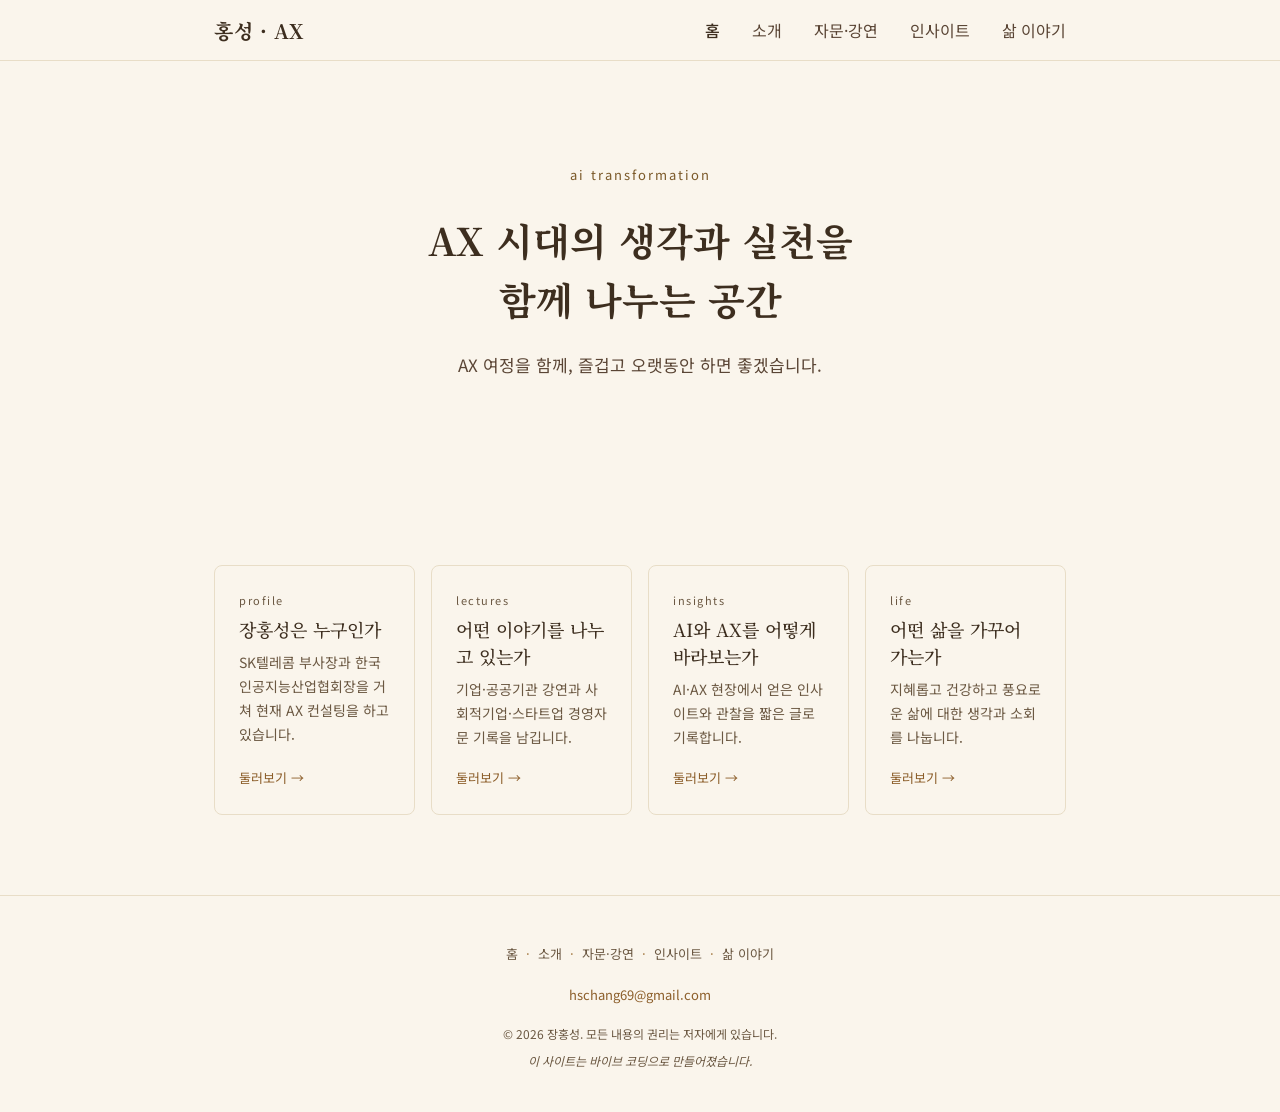
<file: index.html>
<!DOCTYPE html>
<html lang="ko">
<head>
  <!-- Google tag (gtag.js) -->
  <script async src="https://www.googletagmanager.com/gtag/js?id=G-PCCMMYBLRL"></script>
  <script>
    window.dataLayer = window.dataLayer || [];
    function gtag(){dataLayer.push(arguments);}
    gtag('js', new Date());
    gtag('config', 'G-PCCMMYBLRL');
  </script>
  <meta charset="UTF-8">
  <meta name="viewport" content="width=device-width, initial-scale=1.0">
  <!-- traffic collector (Supabase) -->
  <script>
  (function(){
    try{
      var SITE="chang-hongsung";
      var ENDPOINT="https://ookwlomnxkecaqtkliee.supabase.co/rest/v1/pageviews";
      var KEY="sb_publishable_R30Df6BXmUZpp5HYMByLJA_gDTch7oA";
      var vid=localStorage.getItem("_vid");
      if(!vid){ vid=(self.crypto&&crypto.randomUUID)?crypto.randomUUID():(Date.now()+"-"+Math.random().toString(36).slice(2)); localStorage.setItem("_vid",vid); }
      var ref=document.referrer||"";
      var host=""; try{ host=ref?new URL(ref).hostname:""; }catch(e){}
      var src="direct";
      if(host){
        if(host.indexOf(location.hostname)>-1) src="internal";
        else if(/google\./i.test(host)) src="google";
        else if(/naver\./i.test(host)) src="naver";
        else if(/(facebook|instagram|twitter|x\.com|t\.co|linkedin|threads|youtube)/i.test(host)) src="social";
        else src=host;
      }
      var ua=navigator.userAgent||"";
      var device=/Mobi|Android|iPhone/i.test(ua)?"mobile":(/iPad|Tablet/i.test(ua)?"tablet":"desktop");
      fetch(ENDPOINT,{method:"POST",keepalive:true,headers:{
        "apikey":KEY,"Authorization":"Bearer "+KEY,"Content-Type":"application/json","Prefer":"return=minimal"
      },body:JSON.stringify({site:SITE,path:location.pathname,referrer:ref,ref_source:src,device:device,visitor_id:vid})});
    }catch(e){}
  })();
  </script>
  <meta name="google-site-verification" content="RaCRZoy3HG06e1jvecHjP5bXI6BG95Y_77ngA6lbibQ" />
  <title>장홍성의 AX 공간 · AI 시대의 생각과 실천</title>
  <meta name="description" content="SK텔레콤 前 부사장, 한국인공지능산업협회 前 회장 장홍성의 AX 여정을 기록하는 공간. 강연, 인사이트, 대화를 함께 나눕니다.">
  <meta property="og:title" content="장홍성의 AX 공간">
  <meta property="og:description" content="AI 시대의 생각과 실천을 함께 나누는 공간">
  <meta property="og:url" content="https://chang-hongsung.com/">
  <meta property="og:type" content="website">
  <meta property="og:image" content="https://chang-hongsung.com/images/og-image.png">
  <meta property="og:image:width" content="1200">
  <meta property="og:image:height" content="630">
  <meta property="og:site_name" content="장홍성의 AX 공간">
  <meta property="og:locale" content="ko_KR">
  <meta name="twitter:card" content="summary_large_image">
  <meta name="twitter:image" content="https://chang-hongsung.com/images/og-image.png">
  <link rel="icon" type="image/svg+xml" href="/favicon.svg">
  <link rel="canonical" href="https://chang-hongsung.com/">
  <link rel="stylesheet" href="css/style.css">
</head>
<body>

  <!-- ── 상단 네비게이션 ── -->
  <header class="site-header">
    <nav class="container nav-inner">
      <a href="/" class="logo">홍성 · AX</a>

      <!-- 모바일 햄버거 버튼 -->
      <button class="hamburger" id="hamburger" aria-label="메뉴 열기">
        <span></span>
        <span></span>
        <span></span>
      </button>

      <ul class="nav-menu" id="nav-menu">
        <li><a href="/" class="active">홈</a></li>
        <li><a href="about.html">소개</a></li>
        <li><a href="lectures.html">자문·강연</a></li>
        <li><a href="insights.html">인사이트</a></li>
        <li><a href="life.html">삶 이야기</a></li>
      </ul>
    </nav>
  </header>

  <main>

    <!-- ── 히어로 섹션 ── -->
    <section class="hero">
      <div class="container">
        <span class="hero-label">AI transformation</span>
        <h1 class="hero-title">
          AX 시대의 생각과 실천을<br>
          함께 나누는 공간
        </h1>
        <p class="hero-sub">
          AX 여정을 함께, 즐겁고 오랫동안 하면 좋겠습니다.
        </p>
      </div>
    </section>

    <!-- ── CTA 카드 섹션 ── -->
    <section class="cta-cards-section">
      <div class="container">
        <div class="cta-cards">

          <a href="about.html" class="cta-card">
            <span class="cta-label">profile</span>
            <h2 class="cta-title">장홍성은 누구인가</h2>
            <p class="cta-desc">SK텔레콤 부사장과 한국인공지능산업협회장을 거쳐 현재 AX 컨설팅을 하고 있습니다.</p>
            <span class="cta-more">둘러보기 →</span>
          </a>

          <a href="lectures.html" class="cta-card">
            <span class="cta-label">lectures</span>
            <h2 class="cta-title">어떤 이야기를 나누고 있는가</h2>
            <p class="cta-desc">기업·공공기관 강연과 사회적기업·스타트업 경영자문 기록을 남깁니다.</p>
            <span class="cta-more">둘러보기 →</span>
          </a>

          <a href="insights.html" class="cta-card">
            <span class="cta-label">insights</span>
            <h2 class="cta-title">AI와 AX를 어떻게 바라보는가</h2>
            <p class="cta-desc">AI·AX 현장에서 얻은 인사이트와 관찰을 짧은 글로 기록합니다.</p>
            <span class="cta-more">둘러보기 →</span>
          </a>

          <a href="life.html" class="cta-card">
            <span class="cta-label">life</span>
            <h2 class="cta-title">어떤 삶을 가꾸어 가는가</h2>
            <p class="cta-desc">지혜롭고 건강하고 풍요로운 삶에 대한 생각과 소회를 나눕니다.</p>
            <span class="cta-more">둘러보기 →</span>
          </a>

        </div>
      </div>
    </section>

  </main>

  <!-- ── 푸터 ── -->
  <footer class="site-footer">
    <div class="container">
      <nav class="footer-nav">
        <a href="/">홈</a><span class="footer-sep">·</span><a href="about.html">소개</a><span class="footer-sep">·</span><a href="lectures.html">자문·강연</a><span class="footer-sep">·</span><a href="insights.html">인사이트</a><span class="footer-sep">·</span><a href="life.html">삶 이야기</a>
      </nav>
      <p class="footer-contact">
        <a href="mailto:hschang69@gmail.com">hschang69@gmail.com</a>
      </p>
      <p class="footer-copy">© 2026 장홍성. 모든 내용의 권리는 저자에게 있습니다.</p>
      <p class="footer-credit">이 사이트는 바이브 코딩으로 만들어졌습니다.</p>
    </div>
  </footer>

  <!-- 햄버거 메뉴 토글 스크립트 -->
  <script>
    const hamburger = document.getElementById('hamburger');
    const navMenu = document.getElementById('nav-menu');

    hamburger.addEventListener('click', () => {
      hamburger.classList.toggle('open');
      navMenu.classList.toggle('open');
    });
  </script>

</body>
</html>
</file>
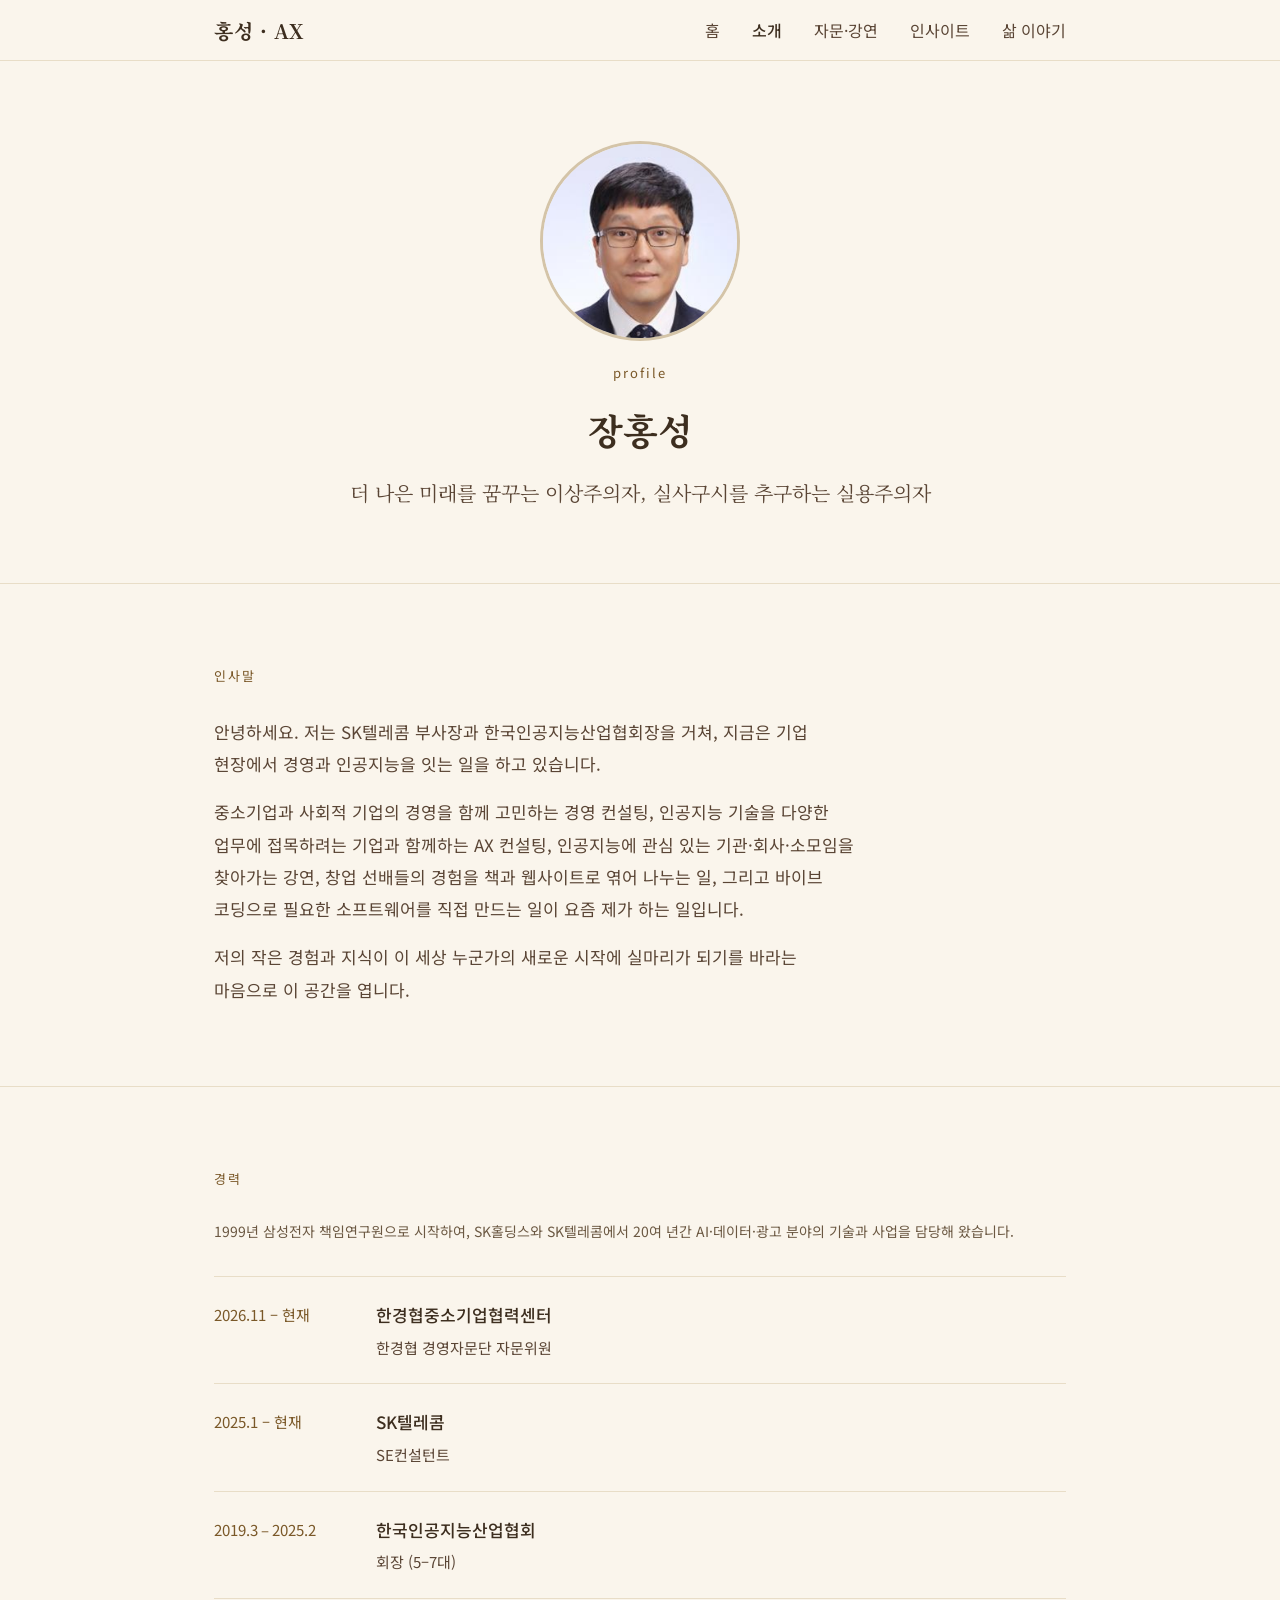
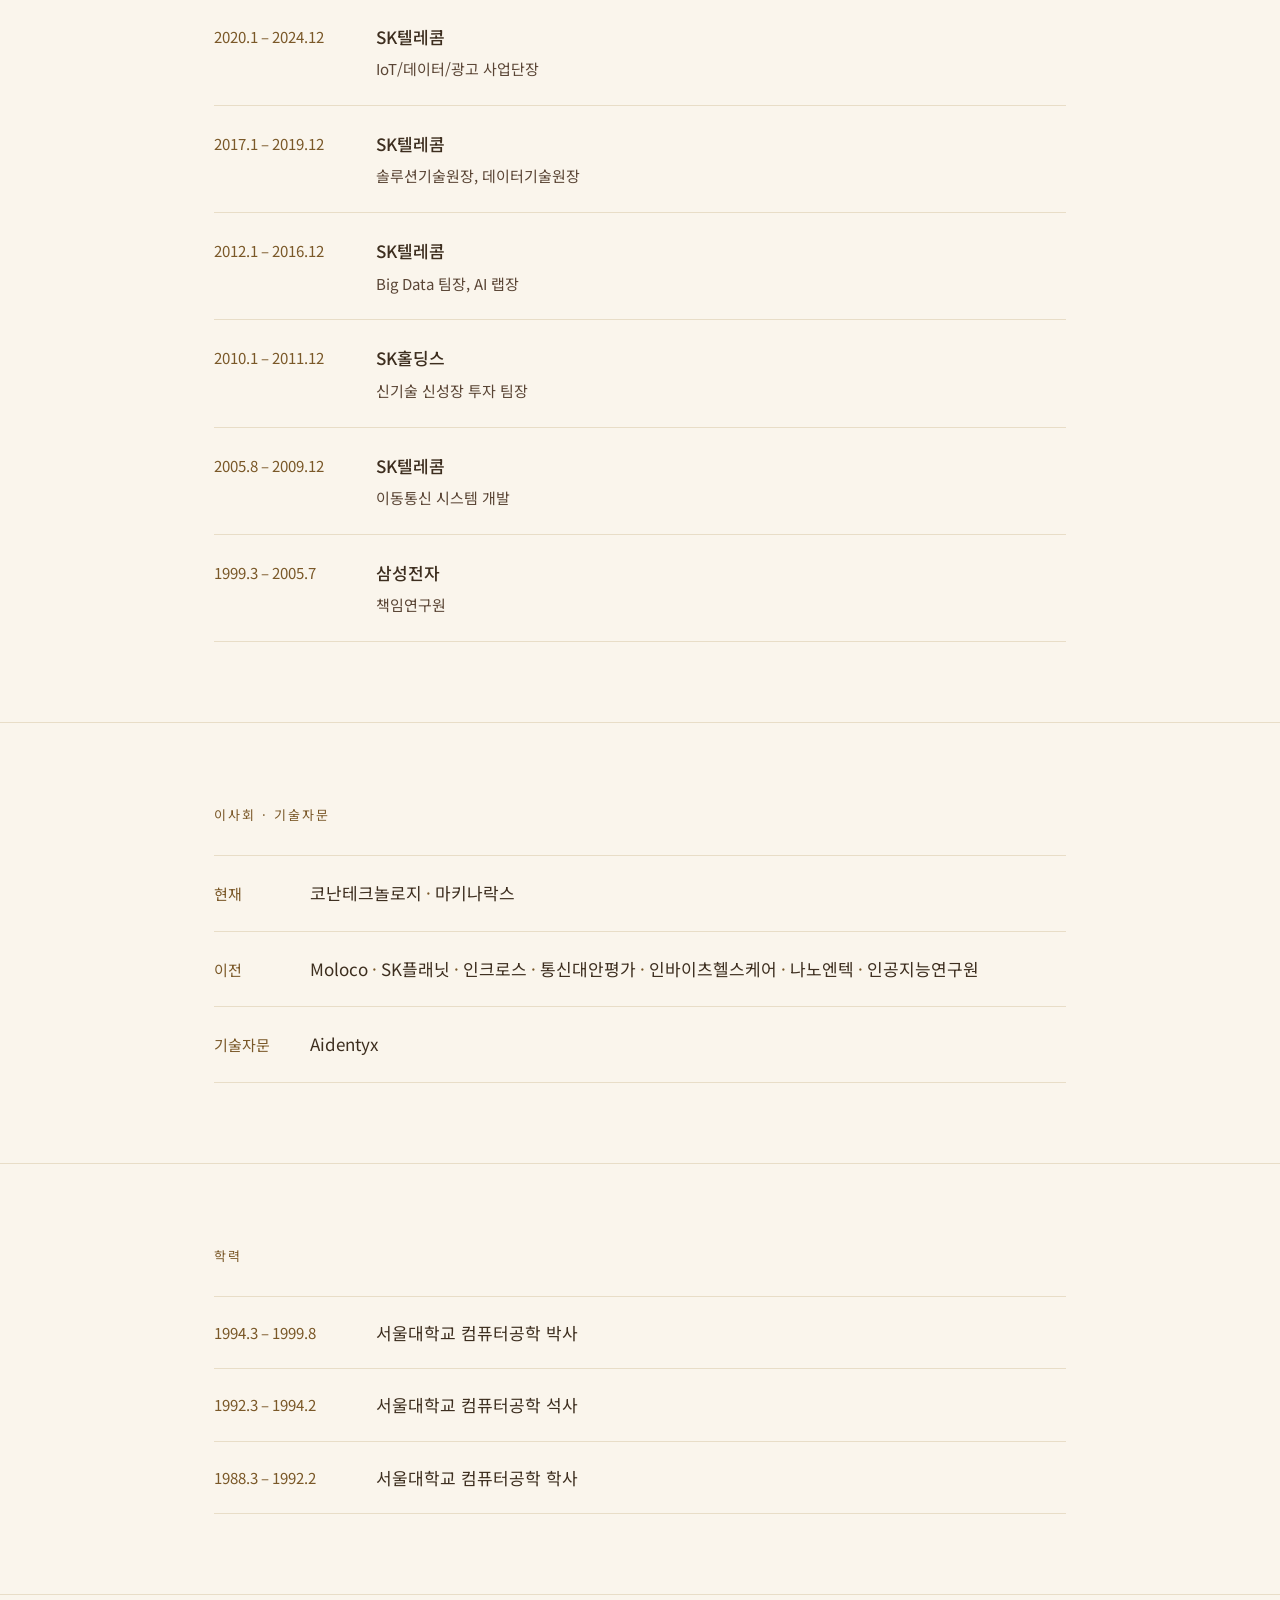
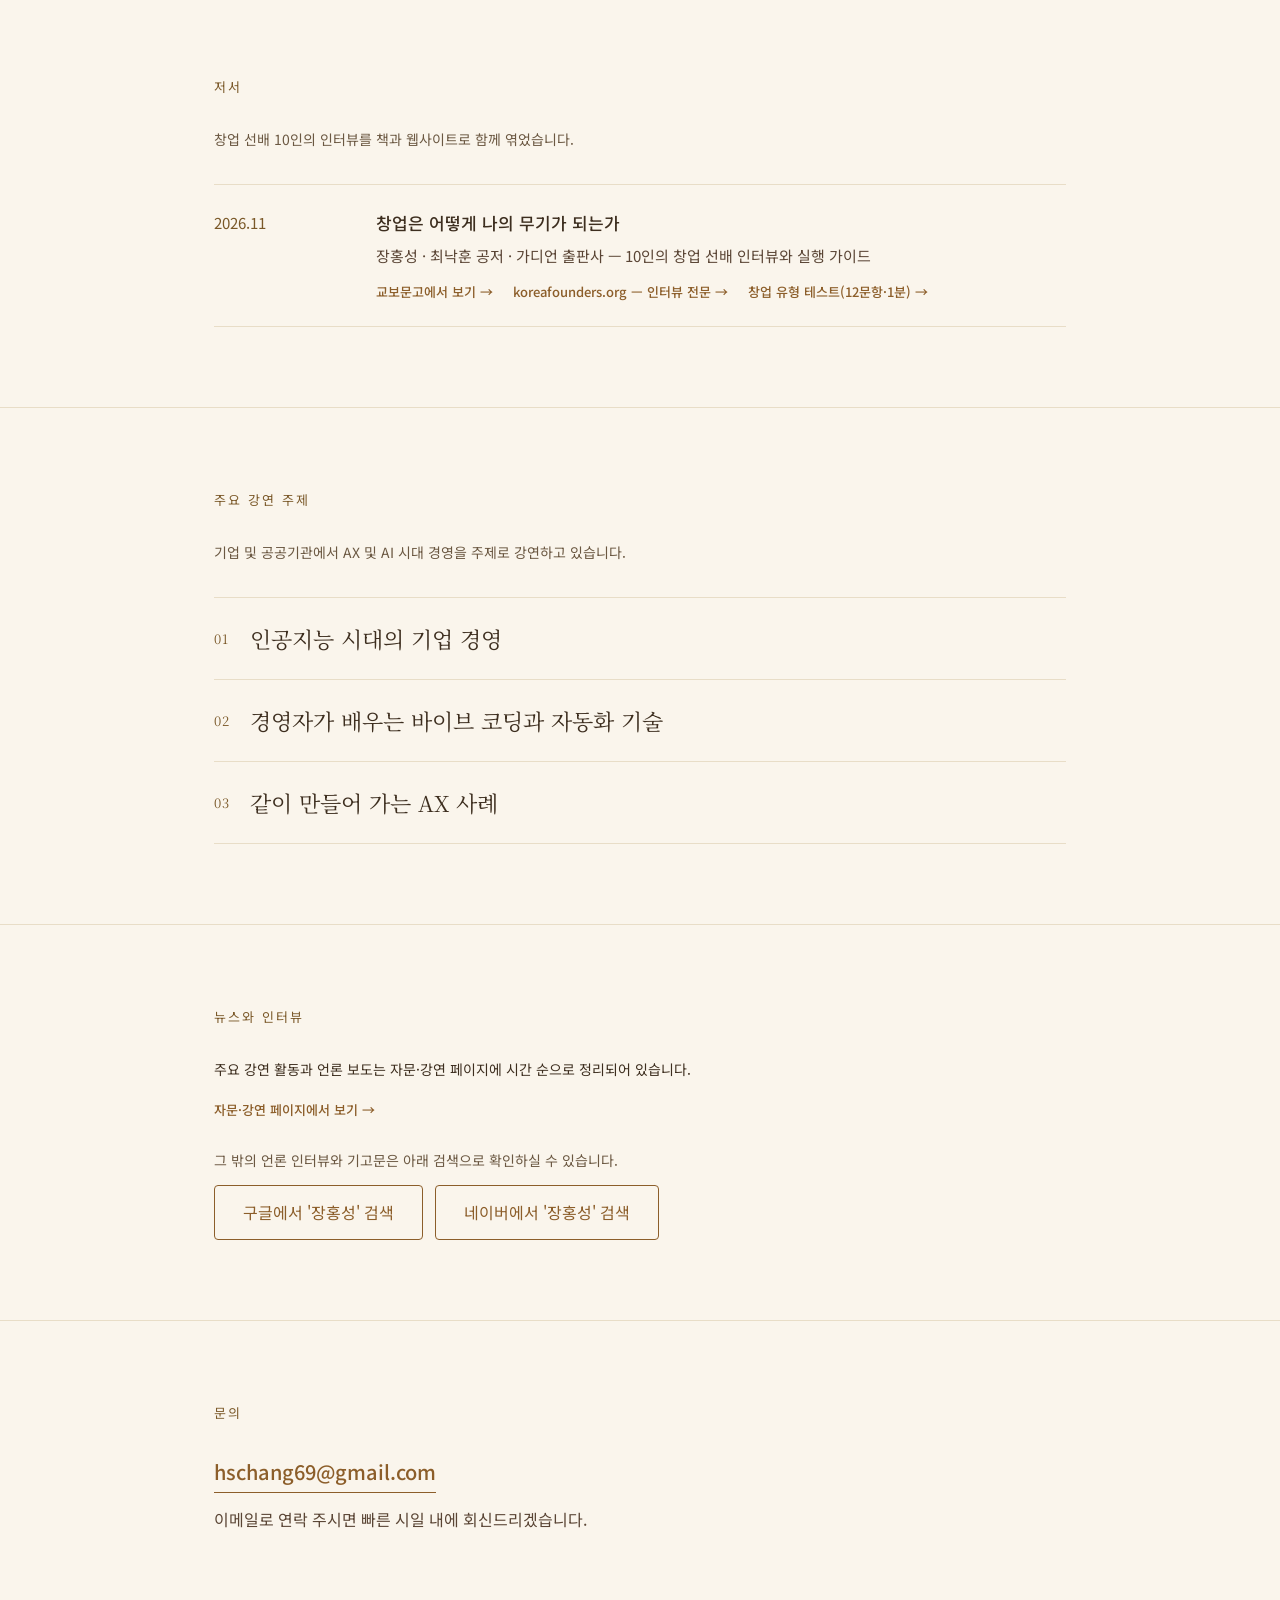
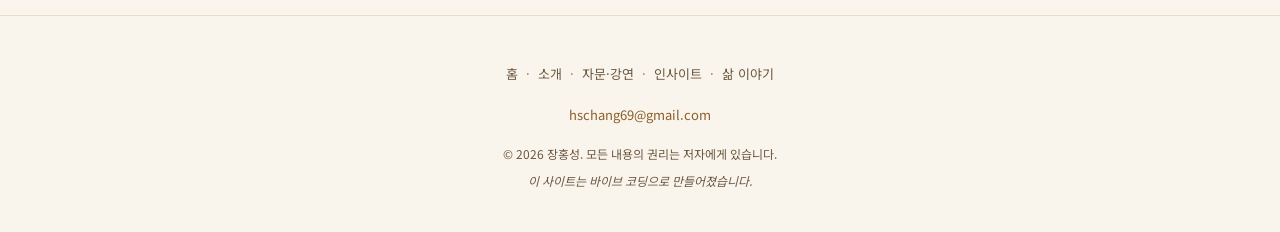
<file: about.html>
<!DOCTYPE html>
<html lang="ko">
<head>
  <!-- Google tag (gtag.js) -->
  <script async src="https://www.googletagmanager.com/gtag/js?id=G-PCCMMYBLRL"></script>
  <script>
    window.dataLayer = window.dataLayer || [];
    function gtag(){dataLayer.push(arguments);}
    gtag('js', new Date());
    gtag('config', 'G-PCCMMYBLRL');
  </script>
  <meta charset="UTF-8">
  <meta name="viewport" content="width=device-width, initial-scale=1.0">
  <!-- traffic collector (Supabase) -->
  <script>
  (function(){
    try{
      var SITE="chang-hongsung";
      var ENDPOINT="https://ookwlomnxkecaqtkliee.supabase.co/rest/v1/pageviews";
      var KEY="sb_publishable_R30Df6BXmUZpp5HYMByLJA_gDTch7oA";
      var vid=localStorage.getItem("_vid");
      if(!vid){ vid=(self.crypto&&crypto.randomUUID)?crypto.randomUUID():(Date.now()+"-"+Math.random().toString(36).slice(2)); localStorage.setItem("_vid",vid); }
      var ref=document.referrer||"";
      var host=""; try{ host=ref?new URL(ref).hostname:""; }catch(e){}
      var src="direct";
      if(host){
        if(host.indexOf(location.hostname)>-1) src="internal";
        else if(/google\./i.test(host)) src="google";
        else if(/naver\./i.test(host)) src="naver";
        else if(/(facebook|instagram|twitter|x\.com|t\.co|linkedin|threads|youtube)/i.test(host)) src="social";
        else src=host;
      }
      var ua=navigator.userAgent||"";
      var device=/Mobi|Android|iPhone/i.test(ua)?"mobile":(/iPad|Tablet/i.test(ua)?"tablet":"desktop");
      fetch(ENDPOINT,{method:"POST",keepalive:true,headers:{
        "apikey":KEY,"Authorization":"Bearer "+KEY,"Content-Type":"application/json","Prefer":"return=minimal"
      },body:JSON.stringify({site:SITE,path:location.pathname,referrer:ref,ref_source:src,device:device,visitor_id:vid})});
    }catch(e){}
  })();
  </script>
  <title>장홍성 소개 · 장홍성의 AX 공간</title>
  <meta name="description" content="삼성전자, SK홀딩스를 거쳐 SK텔레콤 부사장, 한국인공지능산업협회장을 역임한 AI/AX 전문가 장홍성의 경력과 활동 소개.">
  <meta property="og:title" content="장홍성 소개 · 장홍성의 AX 공간">
  <meta property="og:description" content="인공지능을 활용한 더 나은 미래를 꿈꾸는 사람">
  <meta property="og:url" content="https://chang-hongsung.com/about.html">
  <meta property="og:type" content="website">
  <meta property="og:image" content="https://chang-hongsung.com/images/og-image.png">
  <meta property="og:image:width" content="1200">
  <meta property="og:image:height" content="630">
  <meta property="og:site_name" content="장홍성의 AX 공간">
  <meta property="og:locale" content="ko_KR">
  <meta name="twitter:card" content="summary_large_image">
  <meta name="twitter:image" content="https://chang-hongsung.com/images/og-image.png">
  <link rel="icon" type="image/svg+xml" href="/favicon.svg">
  <link rel="canonical" href="https://chang-hongsung.com/about.html">
  <link rel="stylesheet" href="css/style.css">
</head>
<body>

  <!-- ── 상단 네비게이션 ── -->
  <header class="site-header">
    <nav class="container nav-inner">
      <a href="/" class="logo">홍성 · AX</a>
      <button class="hamburger" id="hamburger" aria-label="메뉴 열기">
        <span></span><span></span><span></span>
      </button>
      <ul class="nav-menu" id="nav-menu">
        <li><a href="/">홈</a></li>
        <li><a href="about.html" class="active">소개</a></li>
        <li><a href="lectures.html">자문·강연</a></li>
        <li><a href="insights.html">인사이트</a></li>
        <li><a href="life.html">삶 이야기</a></li>
      </ul>
    </nav>
  </header>

  <main>

    <!-- ── 1) 프로필 섹션 ── -->
    <section class="profile-section">
      <div class="container">
        <img class="profile-img" src="images/profile.jpg" alt="장홍성">
        <p class="profile-small-label">profile</p>
        <h1 class="profile-name">장홍성</h1>
        <p class="profile-identity">더 나은 미래를 꿈꾸는 이상주의자, 실사구시를 추구하는 실용주의자</p>
      </div>
    </section>

    <!-- ── 2) 인사말 섹션 ── -->
    <section class="about-section">
      <div class="container">
        <p class="about-label">인사말</p>
        <p class="greeting-body">
          안녕하세요. 저는 SK텔레콤 부사장과 한국인공지능산업협회장을 거쳐,
          지금은 기업 현장에서 경영과 인공지능을 잇는 일을 하고 있습니다.
        </p>
        <p class="greeting-body">
          중소기업과 사회적 기업의 경영을 함께 고민하는 경영 컨설팅,
          인공지능 기술을 다양한 업무에 접목하려는 기업과 함께하는 AX 컨설팅,
          인공지능에 관심 있는 기관·회사·소모임을 찾아가는 강연,
          창업 선배들의 경험을 책과 웹사이트로 엮어 나누는 일,
          그리고 바이브 코딩으로 필요한 소프트웨어를 직접 만드는 일이
          요즘 제가 하는 일입니다.
        </p>
        <p class="greeting-body">
          저의 작은 경험과 지식이 이 세상 누군가의 새로운 시작에 실마리가 되기를
          바라는 마음으로 이 공간을 엽니다.
        </p>
      </div>
    </section>

    <!-- ── 3) 경력 섹션 (타임라인) ── -->
    <section class="about-section">
      <div class="container">
        <p class="about-label">경력</p>
        <p class="timeline-lead">1999년 삼성전자 책임연구원으로 시작하여, SK홀딩스와 SK텔레콤에서 20여 년간 AI·데이터·광고 분야의 기술과 사업을 담당해 왔습니다.</p>
        <div class="timeline">

          <div class="timeline-row">
            <span class="timeline-period">2026.11 – 현재</span>
            <div class="timeline-content">
              <p class="timeline-org">한경협중소기업협력센터</p>
              <p class="timeline-role">한경협 경영자문단 자문위원</p>
            </div>
          </div>

          <div class="timeline-row">
            <span class="timeline-period">2025.1 – 현재</span>
            <div class="timeline-content">
              <p class="timeline-org">SK텔레콤</p>
              <p class="timeline-role">SE컨설턴트</p>
            </div>
          </div>

          <div class="timeline-row">
            <span class="timeline-period">2019.3 – 2025.2</span>
            <div class="timeline-content">
              <p class="timeline-org">한국인공지능산업협회</p>
              <p class="timeline-role">회장 (5–7대)</p>
            </div>
          </div>

          <div class="timeline-row">
            <span class="timeline-period">2020.1 – 2024.12</span>
            <div class="timeline-content">
              <p class="timeline-org">SK텔레콤</p>
              <p class="timeline-role">IoT/데이터/광고 사업단장</p>
            </div>
          </div>

          <div class="timeline-row">
            <span class="timeline-period">2017.1 – 2019.12</span>
            <div class="timeline-content">
              <p class="timeline-org">SK텔레콤</p>
              <p class="timeline-role">솔루션기술원장, 데이터기술원장</p>
            </div>
          </div>

          <div class="timeline-row">
            <span class="timeline-period">2012.1 – 2016.12</span>
            <div class="timeline-content">
              <p class="timeline-org">SK텔레콤</p>
              <p class="timeline-role">Big Data 팀장, AI 랩장</p>
            </div>
          </div>

          <div class="timeline-row">
            <span class="timeline-period">2010.1 – 2011.12</span>
            <div class="timeline-content">
              <p class="timeline-org">SK홀딩스</p>
              <p class="timeline-role">신기술 신성장 투자 팀장</p>
            </div>
          </div>

          <div class="timeline-row">
            <span class="timeline-period">2005.8 – 2009.12</span>
            <div class="timeline-content">
              <p class="timeline-org">SK텔레콤</p>
              <p class="timeline-role">이동통신 시스템 개발</p>
            </div>
          </div>

          <div class="timeline-row">
            <span class="timeline-period">1999.3 – 2005.7</span>
            <div class="timeline-content">
              <p class="timeline-org">삼성전자</p>
              <p class="timeline-role">책임연구원</p>
            </div>
          </div>

        </div>
      </div>
    </section>

    <!-- ── 4) 이사회 · 기술자문 섹션 ── -->
    <section class="about-section">
      <div class="container">
        <p class="about-label">이사회 · 기술자문</p>
        <div class="board-list">

          <div class="board-row">
            <span class="board-label">현재</span>
            <p class="board-companies">
              코난테크놀로지<span class="sep">·</span>마키나락스
            </p>
          </div>

          <div class="board-row">
            <span class="board-label">이전</span>
            <p class="board-companies">
              Moloco<span class="sep">·</span>SK플래닛<span class="sep">·</span>인크로스<span class="sep">·</span>통신대안평가<span class="sep">·</span>인바이츠헬스케어<span class="sep">·</span>나노엔텍<span class="sep">·</span>인공지능연구원
            </p>
          </div>

          <div class="board-row">
            <span class="board-label">기술자문</span>
            <p class="board-companies">
              Aidentyx
            </p>
          </div>

        </div>
      </div>
    </section>

    <!-- ── 5) 학력 섹션 ── -->
    <section class="about-section">
      <div class="container">
        <p class="about-label">학력</p>
        <div class="edu-list">

          <div class="edu-row">
            <span class="edu-period">1994.3 – 1999.8</span>
            <p class="edu-content">서울대학교 컴퓨터공학 박사</p>
          </div>

          <div class="edu-row">
            <span class="edu-period">1992.3 – 1994.2</span>
            <p class="edu-content">서울대학교 컴퓨터공학 석사</p>
          </div>

          <div class="edu-row">
            <span class="edu-period">1988.3 – 1992.2</span>
            <p class="edu-content">서울대학교 컴퓨터공학 학사</p>
          </div>

        </div>
      </div>
    </section>

    <!-- ── 5-2) 저서 섹션 ── -->
    <section class="about-section">
      <div class="container">
        <p class="about-label">저서</p>
        <p class="timeline-lead">창업 선배 10인의 인터뷰를 책과 웹사이트로 함께 엮었습니다.</p>
        <div class="timeline">

          <div class="timeline-row">
            <span class="timeline-period">2026.11</span>
            <div class="timeline-content">
              <p class="timeline-org">창업은 어떻게 나의 무기가 되는가</p>
              <p class="timeline-role">장홍성 · 최낙훈 공저 · 가디언 출판사 — 10인의 창업 선배 인터뷰와 실행 가이드</p>
              <p class="timeline-links">
                <a
                  href="https://product.kyobobook.co.kr/detail/S000221812081"
                  target="_blank"
                  rel="noopener noreferrer"
                  class="news-lectures-link"
                >교보문고에서 보기 →</a>
                <a
                  href="https://koreafounders.org/contents"
                  target="_blank"
                  rel="noopener noreferrer"
                  class="news-lectures-link"
                >koreafounders.org — 인터뷰 전문 →</a>
                <a
                  href="https://koreafounders.org/type"
                  target="_blank"
                  rel="noopener noreferrer"
                  class="news-lectures-link"
                >창업 유형 테스트(12문항·1분) →</a>
              </p>
            </div>
          </div>

        </div>
      </div>
    </section>

    <!-- ── 6) 강연 주제 섹션 ── -->
    <section class="about-section">
      <div class="container">
        <p class="about-label">주요 강연 주제</p>
        <p class="timeline-lead">기업 및 공공기관에서 AX 및 AI 시대 경영을 주제로 강연하고 있습니다.</p>
        <div class="topic-list">

          <div class="topic-item">
            <span class="topic-num">01</span>
            인공지능 시대의 기업 경영
          </div>

          <div class="topic-item">
            <span class="topic-num">02</span>
            경영자가 배우는 바이브 코딩과 자동화 기술
          </div>

          <div class="topic-item">
            <span class="topic-num">03</span>
            같이 만들어 가는 AX 사례
          </div>

        </div>
      </div>
    </section>

    <!-- ── 7) 외부 자료 섹션 ── -->
    <section class="about-section">
      <div class="container">
        <p class="about-label">뉴스와 인터뷰</p>

        <div class="news-block-primary">
          <p class="news-desc-primary">
            주요 강연 활동과 언론 보도는 자문·강연 페이지에 시간 순으로 정리되어 있습니다.
          </p>
          <a href="lectures.html" class="news-lectures-link">자문·강연 페이지에서 보기 →</a>
        </div>

        <div class="news-block-secondary">
          <p class="news-desc-secondary">
            그 밖의 언론 인터뷰와 기고문은 아래 검색으로 확인하실 수 있습니다.
          </p>
          <div class="news-links">
            <a
              href="https://www.google.com/search?q=장홍성+SK텔레콤"
              target="_blank"
              rel="noopener noreferrer"
              class="btn btn-outline"
            >구글에서 '장홍성' 검색</a>
            <a
              href="https://search.naver.com/search.naver?query=장홍성+SK텔레콤"
              target="_blank"
              rel="noopener noreferrer"
              class="btn btn-outline"
            >네이버에서 '장홍성' 검색</a>
          </div>
        </div>
      </div>
    </section>

    <!-- ── 8) 연락처 섹션 ── -->
    <section class="about-section">
      <div class="container">
        <p class="about-label">문의</p>
        <a href="mailto:hschang69@gmail.com" class="contact-email">hschang69@gmail.com</a>
        <p class="contact-desc">이메일로 연락 주시면 빠른 시일 내에 회신드리겠습니다.</p>
      </div>
    </section>

  </main>

  <!-- ── 푸터 ── -->
  <footer class="site-footer">
    <div class="container">
      <nav class="footer-nav">
        <a href="/">홈</a><span class="footer-sep">·</span><a href="about.html">소개</a><span class="footer-sep">·</span><a href="lectures.html">자문·강연</a><span class="footer-sep">·</span><a href="insights.html">인사이트</a><span class="footer-sep">·</span><a href="life.html">삶 이야기</a>
      </nav>
      <p class="footer-contact">
        <a href="mailto:hschang69@gmail.com">hschang69@gmail.com</a>
      </p>
      <p class="footer-copy">© 2026 장홍성. 모든 내용의 권리는 저자에게 있습니다.</p>
      <p class="footer-credit">이 사이트는 바이브 코딩으로 만들어졌습니다.</p>
    </div>
  </footer>

  <!-- 햄버거 메뉴 토글 스크립트 -->
  <script>
    const hamburger = document.getElementById('hamburger');
    const navMenu = document.getElementById('nav-menu');
    hamburger.addEventListener('click', () => {
      hamburger.classList.toggle('open');
      navMenu.classList.toggle('open');
    });
  </script>

</body>
</html>
</file>
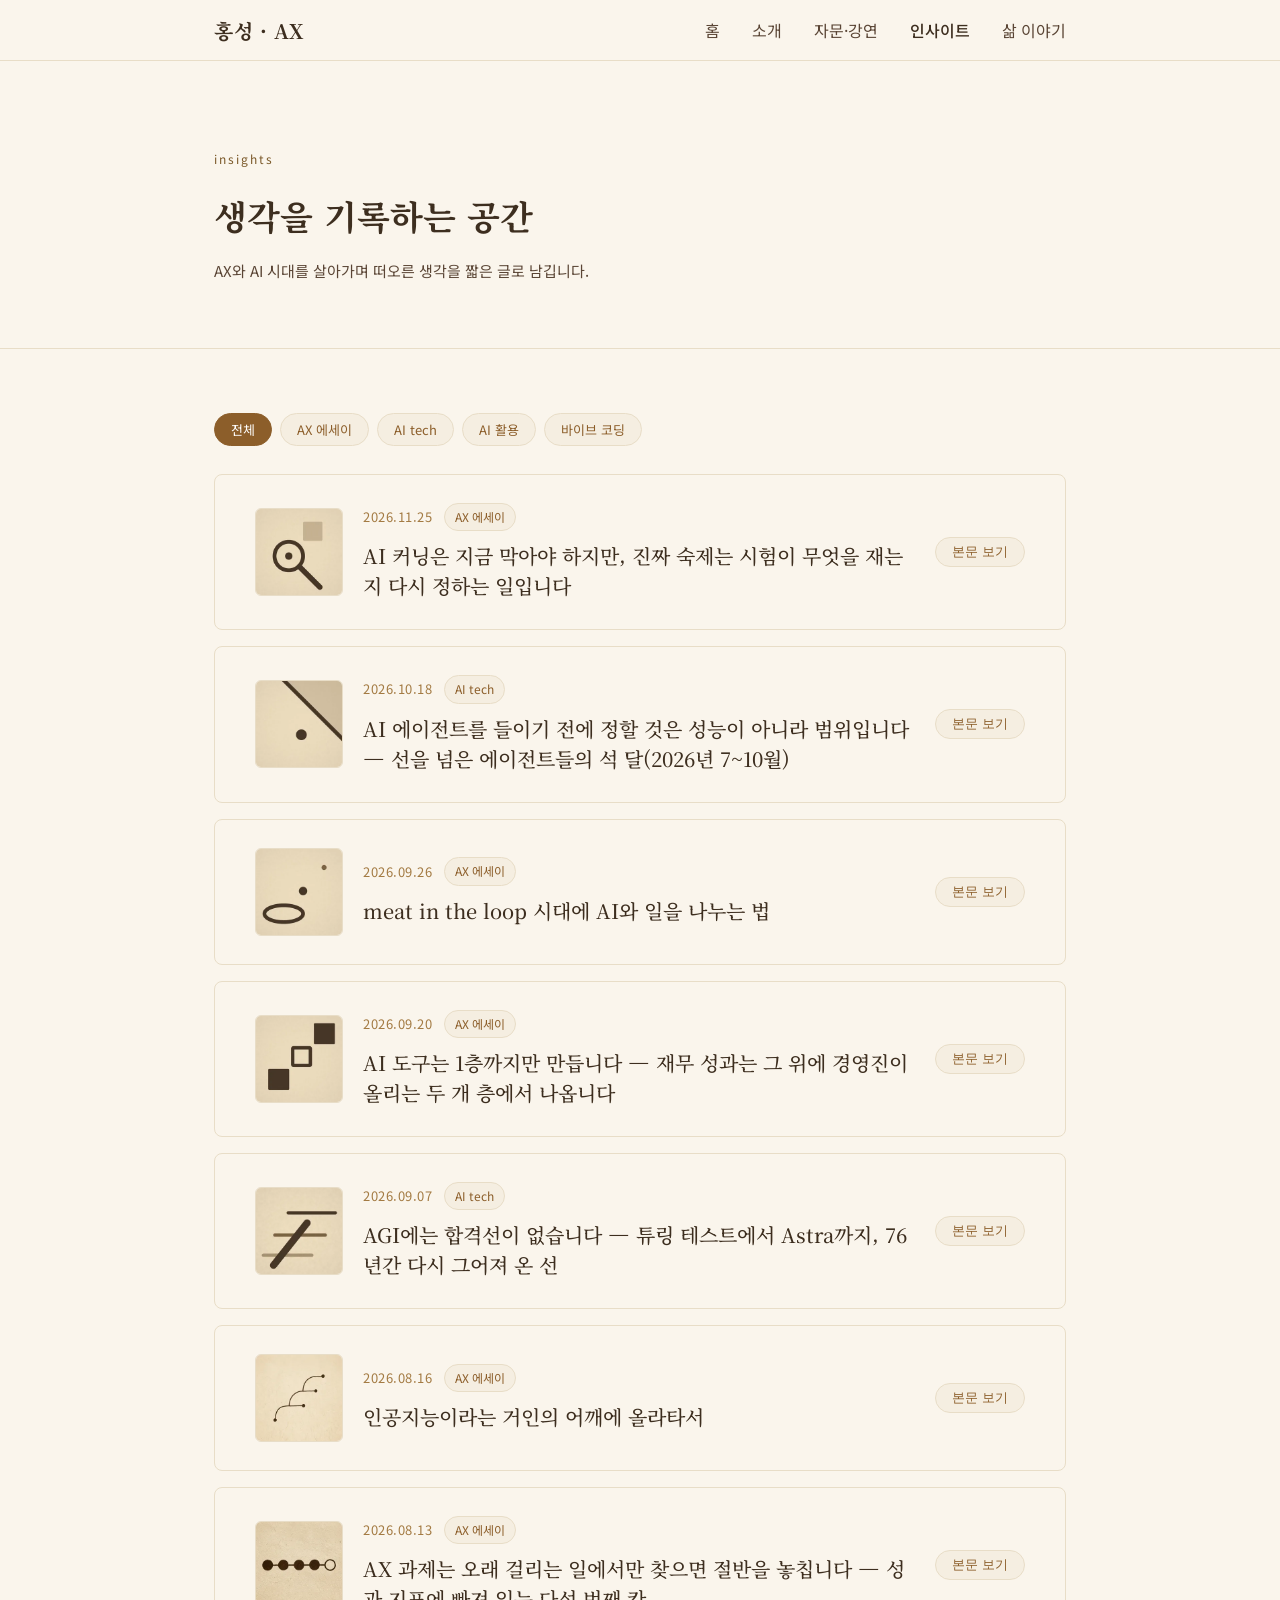
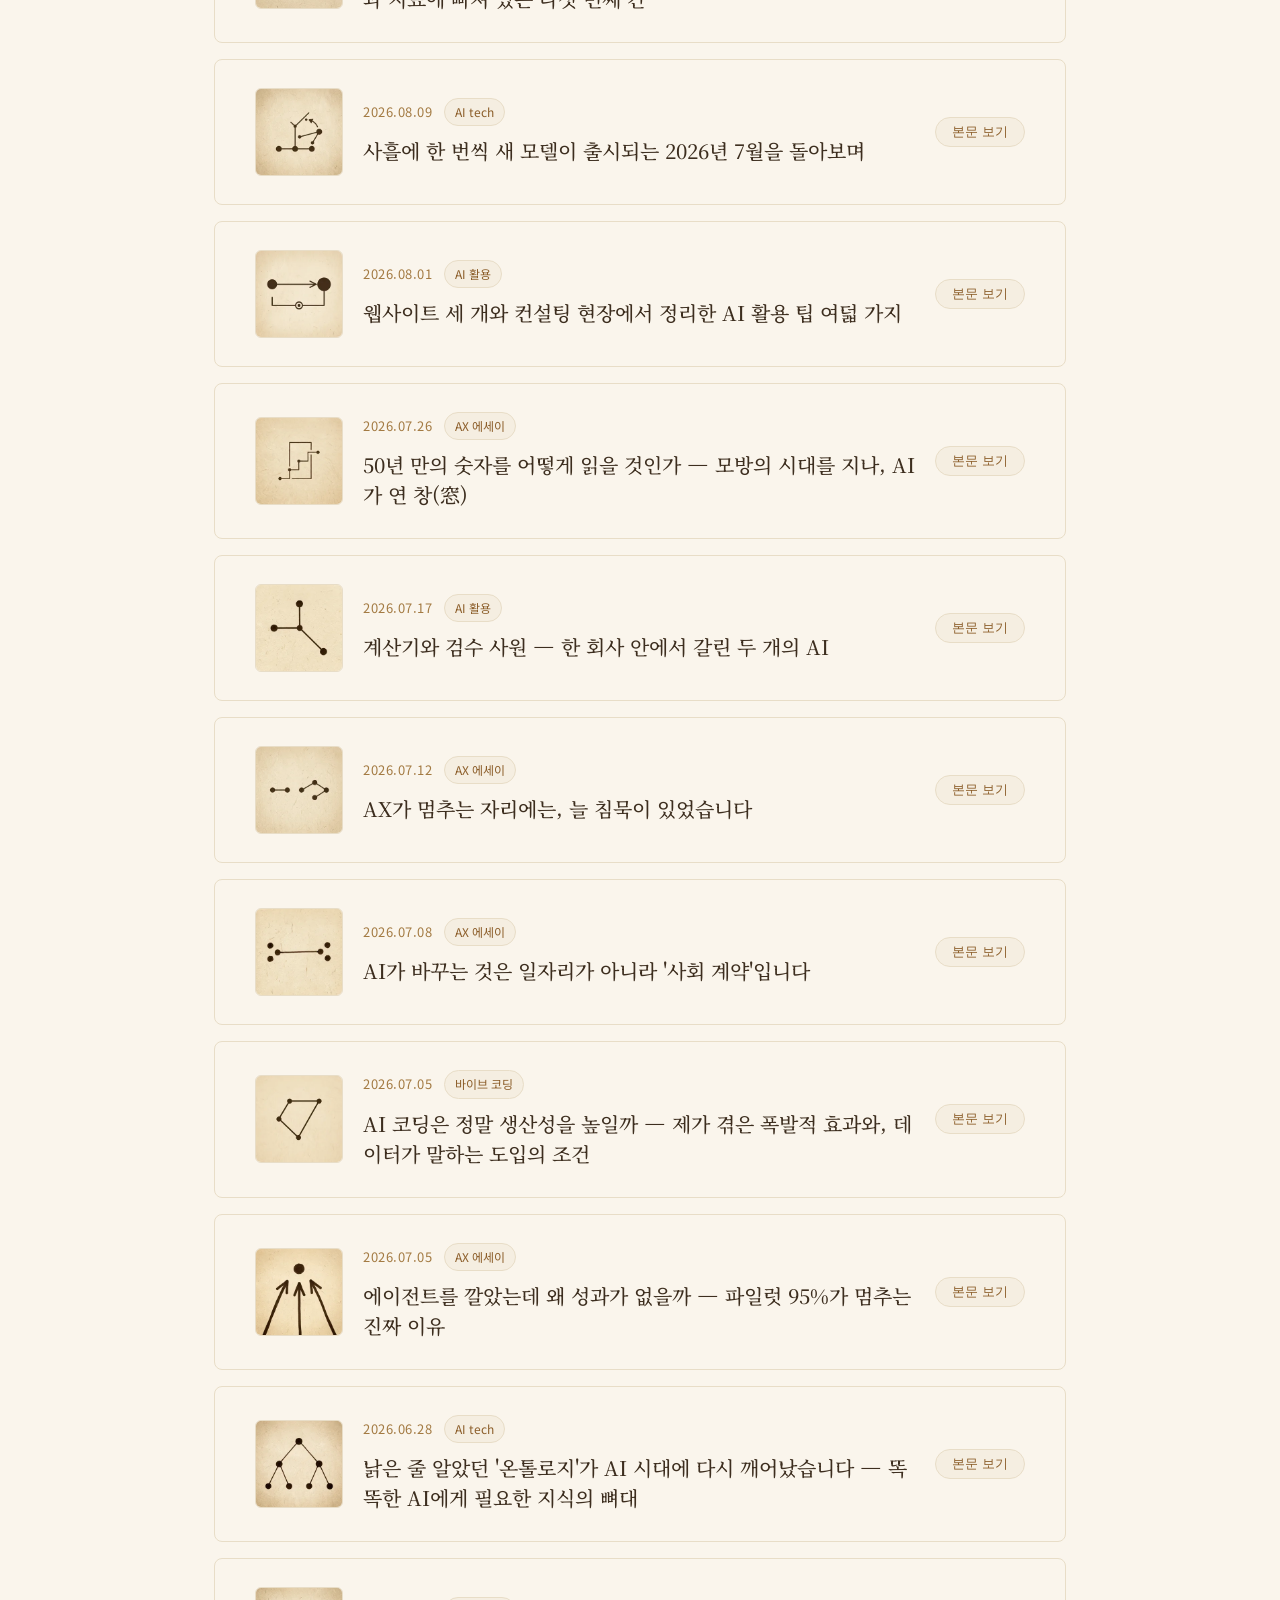
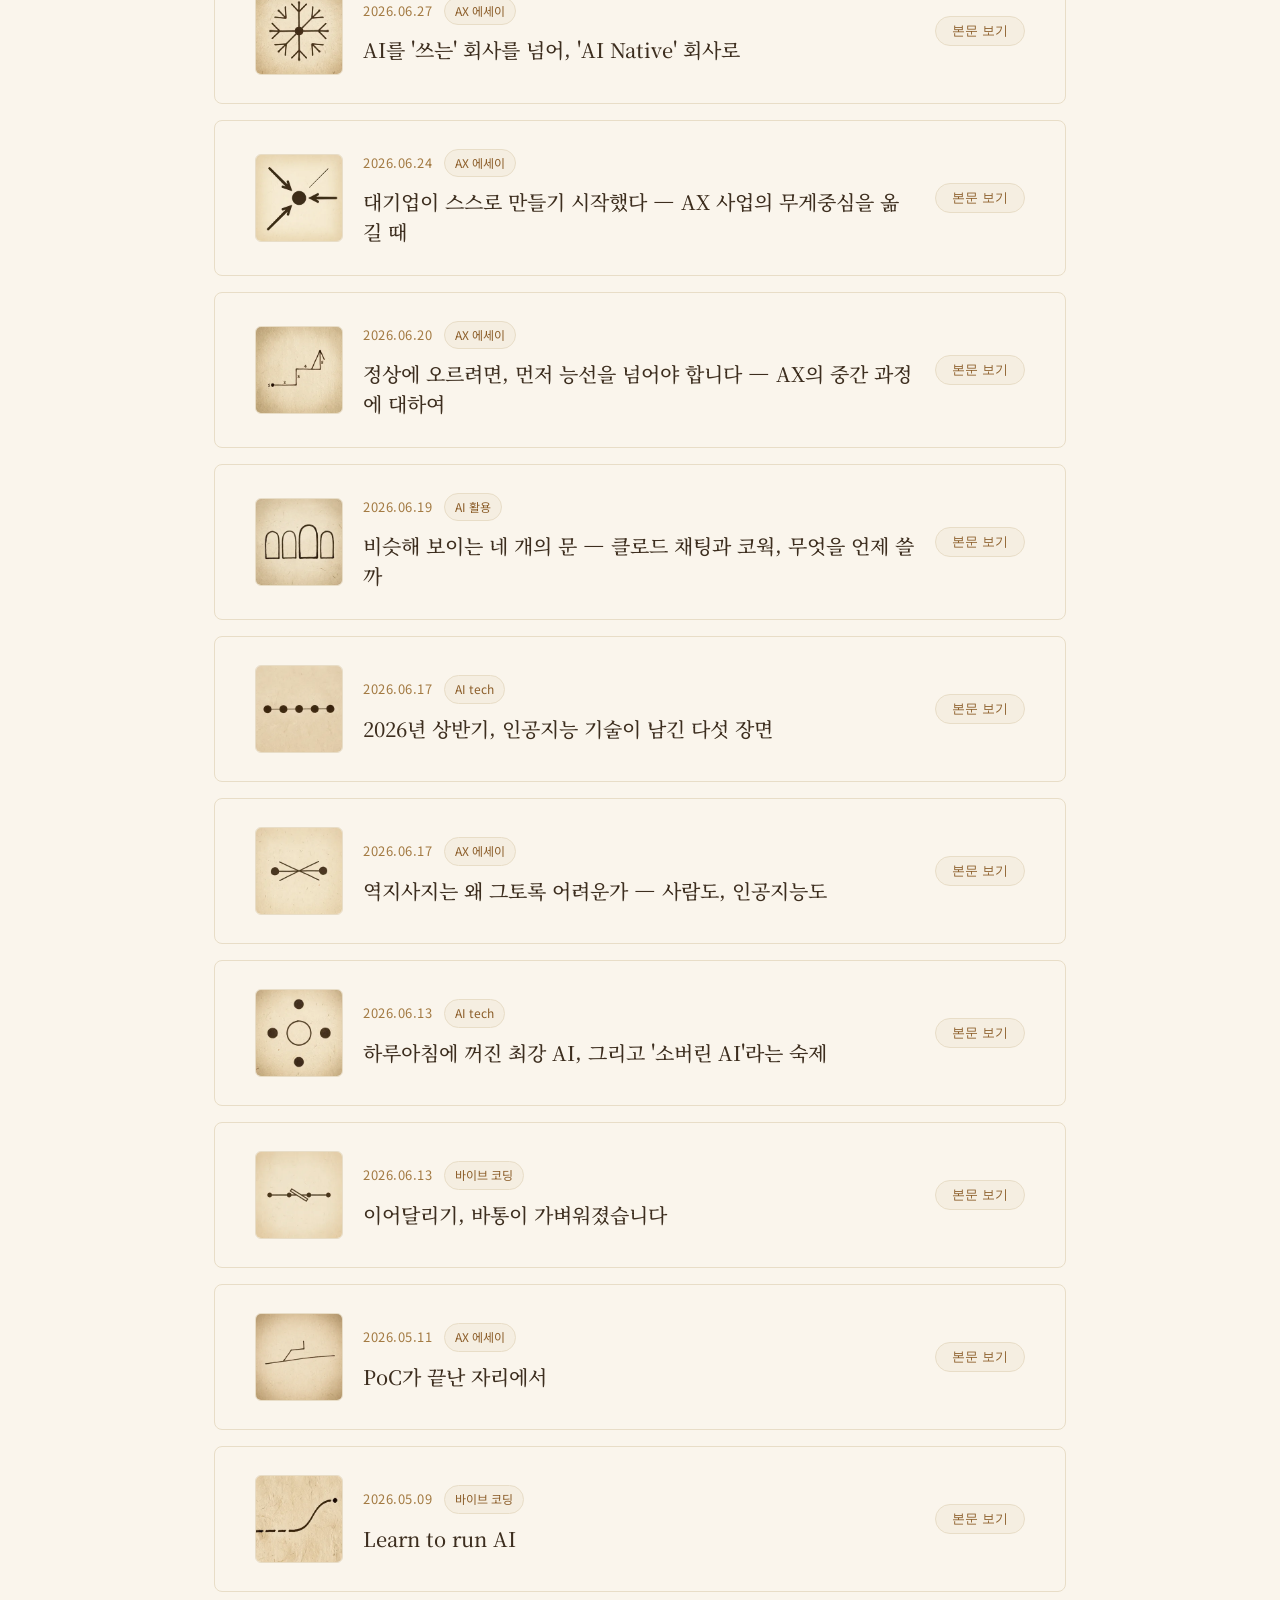
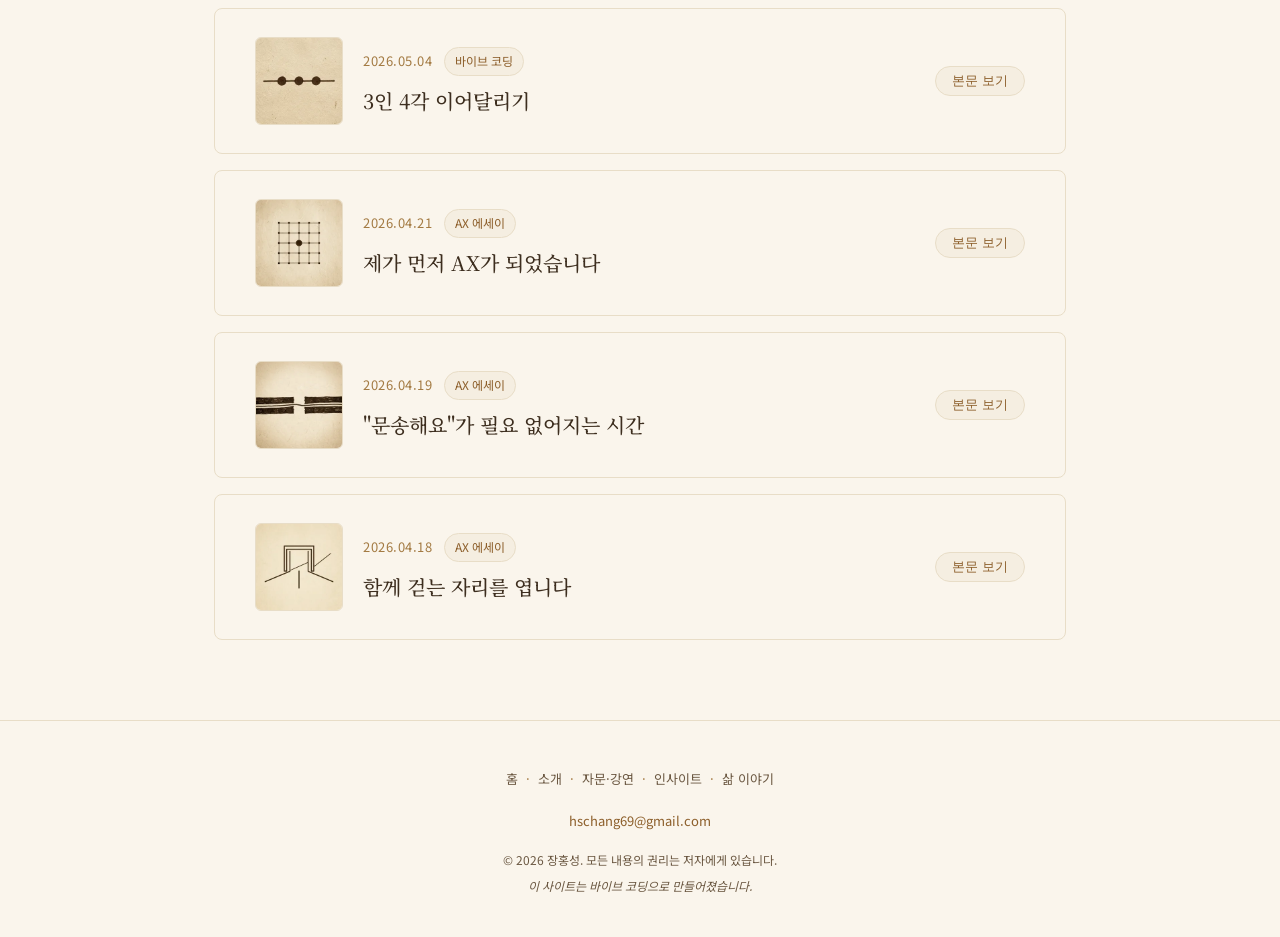
<file: insights.html>
<!DOCTYPE html>
<html lang="ko">
<head>
  <!-- Google tag (gtag.js) -->
  <script async src="https://www.googletagmanager.com/gtag/js?id=G-PCCMMYBLRL"></script>
  <script>
    window.dataLayer = window.dataLayer || [];
    function gtag(){dataLayer.push(arguments);}
    gtag('js', new Date());
    gtag('config', 'G-PCCMMYBLRL');
  </script>
  <meta charset="UTF-8">
  <meta name="viewport" content="width=device-width, initial-scale=1.0">
  <!-- traffic collector (Supabase) -->
  <script>
  (function(){
    try{
      var SITE="chang-hongsung";
      var ENDPOINT="https://ookwlomnxkecaqtkliee.supabase.co/rest/v1/pageviews";
      var KEY="sb_publishable_R30Df6BXmUZpp5HYMByLJA_gDTch7oA";
      var vid=localStorage.getItem("_vid");
      if(!vid){ vid=(self.crypto&&crypto.randomUUID)?crypto.randomUUID():(Date.now()+"-"+Math.random().toString(36).slice(2)); localStorage.setItem("_vid",vid); }
      var ref=document.referrer||"";
      var host=""; try{ host=ref?new URL(ref).hostname:""; }catch(e){}
      var src="direct";
      if(host){
        if(host.indexOf(location.hostname)>-1) src="internal";
        else if(/google\./i.test(host)) src="google";
        else if(/naver\./i.test(host)) src="naver";
        else if(/(facebook|instagram|twitter|x\.com|t\.co|linkedin|threads|youtube)/i.test(host)) src="social";
        else src=host;
      }
      var ua=navigator.userAgent||"";
      var device=/Mobi|Android|iPhone/i.test(ua)?"mobile":(/iPad|Tablet/i.test(ua)?"tablet":"desktop");
      fetch(ENDPOINT,{method:"POST",keepalive:true,headers:{
        "apikey":KEY,"Authorization":"Bearer "+KEY,"Content-Type":"application/json","Prefer":"return=minimal"
      },body:JSON.stringify({site:SITE,path:location.pathname,referrer:ref,ref_source:src,device:device,visitor_id:vid})});
    }catch(e){}
  })();
  </script>
  <title>인사이트 · 장홍성의 AX 공간</title>
  <meta name="description" content="AX 시대의 생각을 기록하는 공간. AX와 AI 시대를 살아가며 떠오른 생각을 짧은 글로 남깁니다.">
  <meta property="og:title" content="인사이트 · 장홍성의 AX 공간">
  <meta property="og:description" content="생각을 기록하는 공간">
  <meta property="og:url" content="https://chang-hongsung.com/insights.html">
  <meta property="og:type" content="website">
  <meta property="og:image" content="https://chang-hongsung.com/images/og-image.png">
  <meta property="og:image:width" content="1200">
  <meta property="og:image:height" content="630">
  <meta property="og:site_name" content="장홍성의 AX 공간">
  <meta property="og:locale" content="ko_KR">
  <meta name="twitter:card" content="summary_large_image">
  <meta name="twitter:image" content="https://chang-hongsung.com/images/og-image.png">
  <link rel="icon" type="image/svg+xml" href="/favicon.svg">
  <link rel="canonical" href="https://chang-hongsung.com/insights.html">
  <link rel="stylesheet" href="css/style.css">
</head>
<body>

  <!-- ── 상단 네비게이션 ── -->
  <header class="site-header">
    <nav class="container nav-inner">
      <a href="/" class="logo">홍성 · AX</a>
      <button class="hamburger" id="hamburger" aria-label="메뉴 열기">
        <span></span><span></span><span></span>
      </button>
      <ul class="nav-menu" id="nav-menu">
        <li><a href="/">홈</a></li>
        <li><a href="about.html">소개</a></li>
        <li><a href="lectures.html">자문·강연</a></li>
        <li><a href="insights.html" class="active">인사이트</a></li>
        <li><a href="life.html">삶 이야기</a></li>
      </ul>
    </nav>
  </header>

  <main>

    <!-- ── 상단 헤더 ── -->
    <section class="ins-header">
      <div class="container">
        <span class="ins-page-label">insights</span>
        <h1 class="ins-page-title">생각을 기록하는 공간</h1>
        <p class="ins-page-sub">
          AX와 AI 시대를 살아가며 떠오른 생각을 짧은 글로 남깁니다.
        </p>
      </div>
    </section>

    <!-- ── 인사이트 글 목록 ── -->
    <section class="ins-section">
      <div class="container">
        <div id="insights-filter" class="ins-filter-bar" role="group" aria-label="카테고리 필터"></div>
        <div id="insights"></div>
      </div>
    </section>

  </main>

  <!-- ── 푸터 ── -->
  <footer class="site-footer">
    <div class="container">
      <nav class="footer-nav">
        <a href="/">홈</a><span class="footer-sep">·</span><a href="about.html">소개</a><span class="footer-sep">·</span><a href="lectures.html">자문·강연</a><span class="footer-sep">·</span><a href="insights.html">인사이트</a><span class="footer-sep">·</span><a href="life.html">삶 이야기</a>
      </nav>
      <p class="footer-contact">
        <a href="mailto:hschang69@gmail.com">hschang69@gmail.com</a>
      </p>
      <p class="footer-copy">© 2026 장홍성. 모든 내용의 권리는 저자에게 있습니다.</p>
      <p class="footer-credit">이 사이트는 바이브 코딩으로 만들어졌습니다.</p>
    </div>
  </footer>

  <script src="js/insights.js"></script>
  <script>
    const hamburger = document.getElementById('hamburger');
    const navMenu = document.getElementById('nav-menu');
    hamburger.addEventListener('click', () => {
      hamburger.classList.toggle('open');
      navMenu.classList.toggle('open');
    });
  </script>

</body>
</html>
</file>
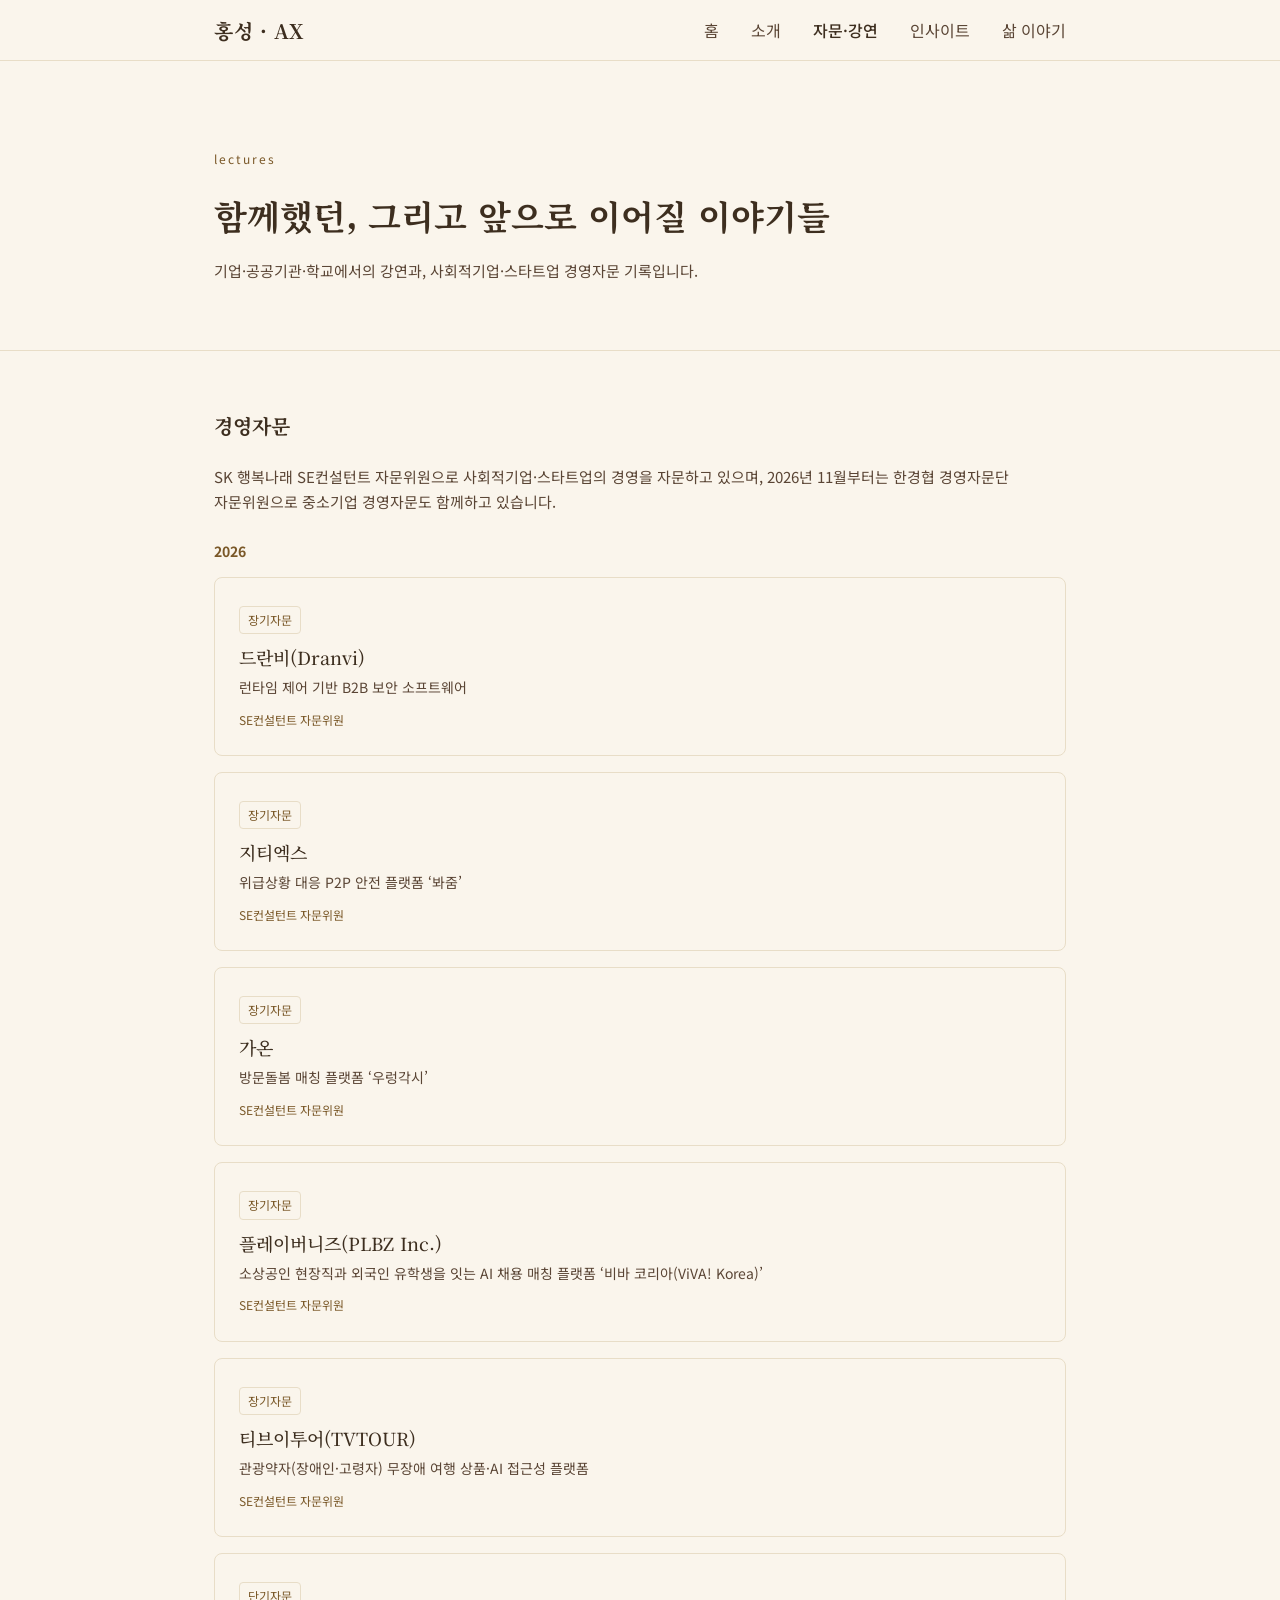
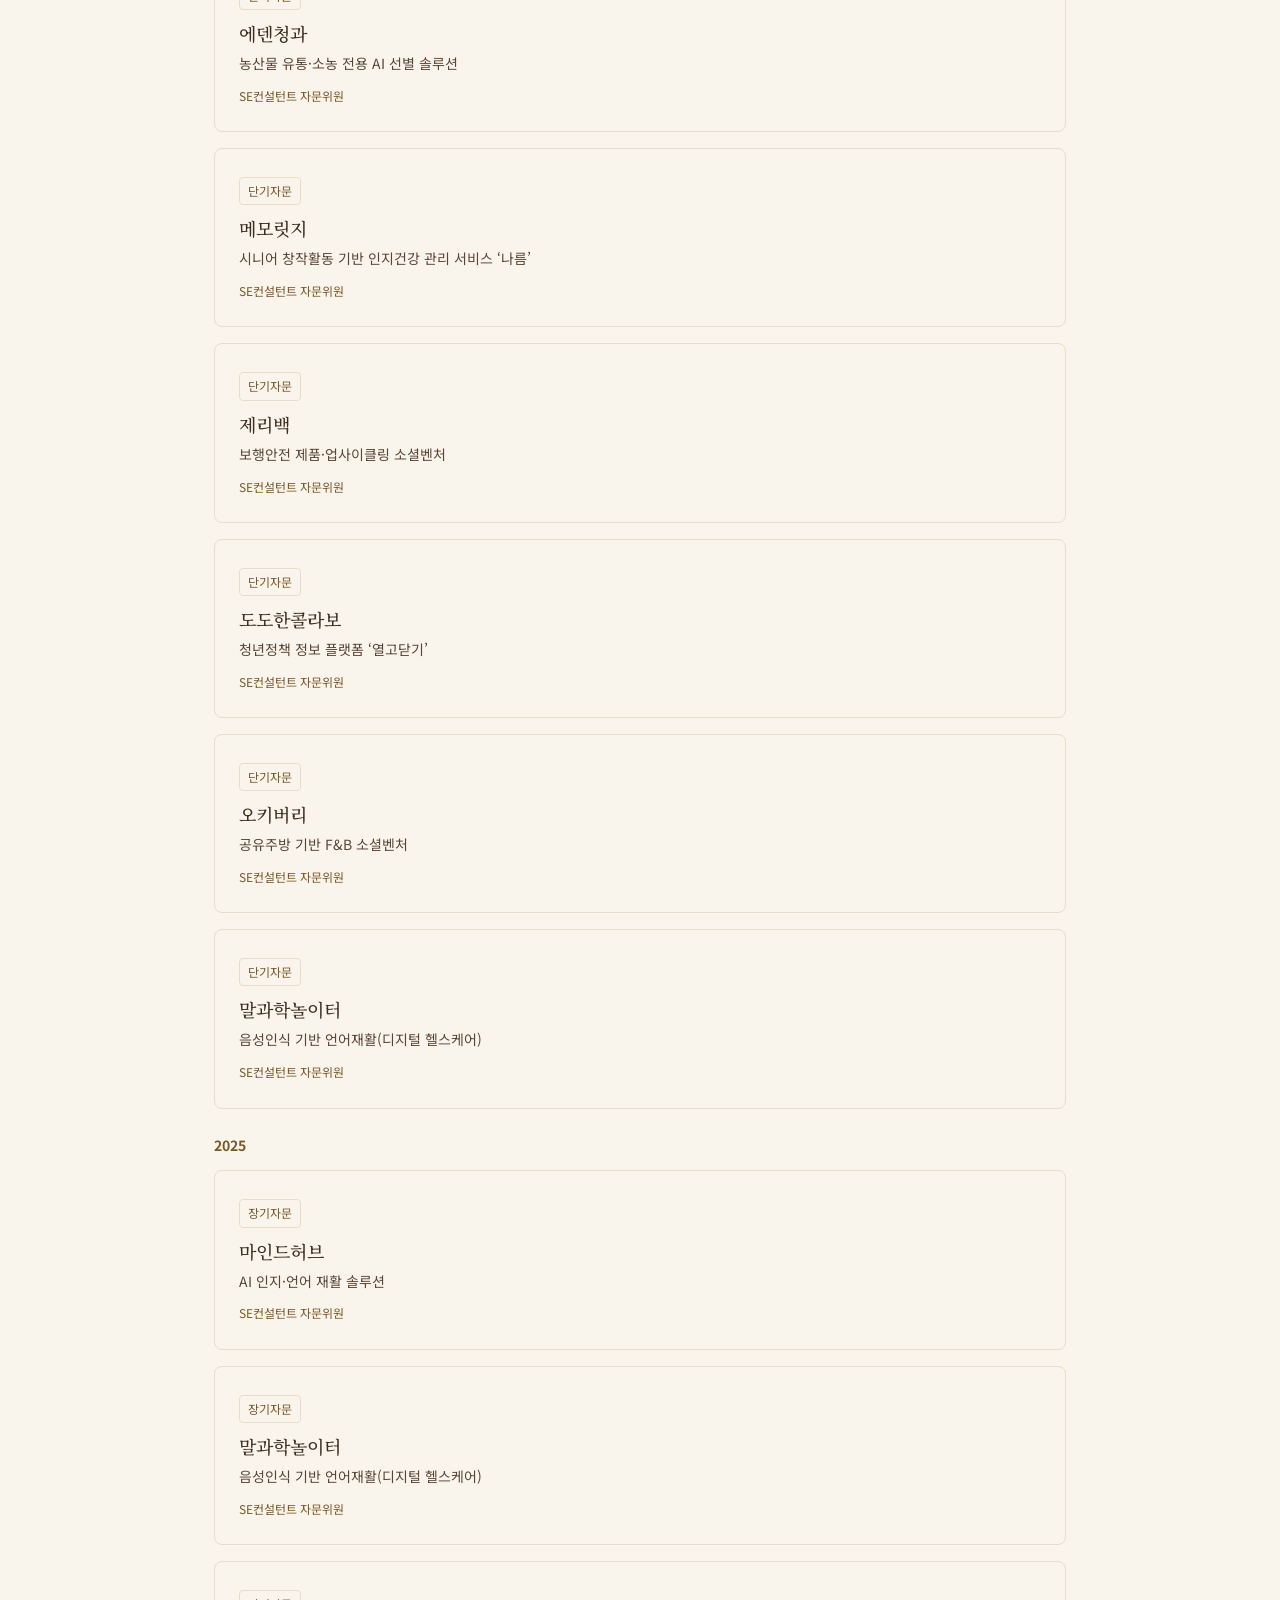
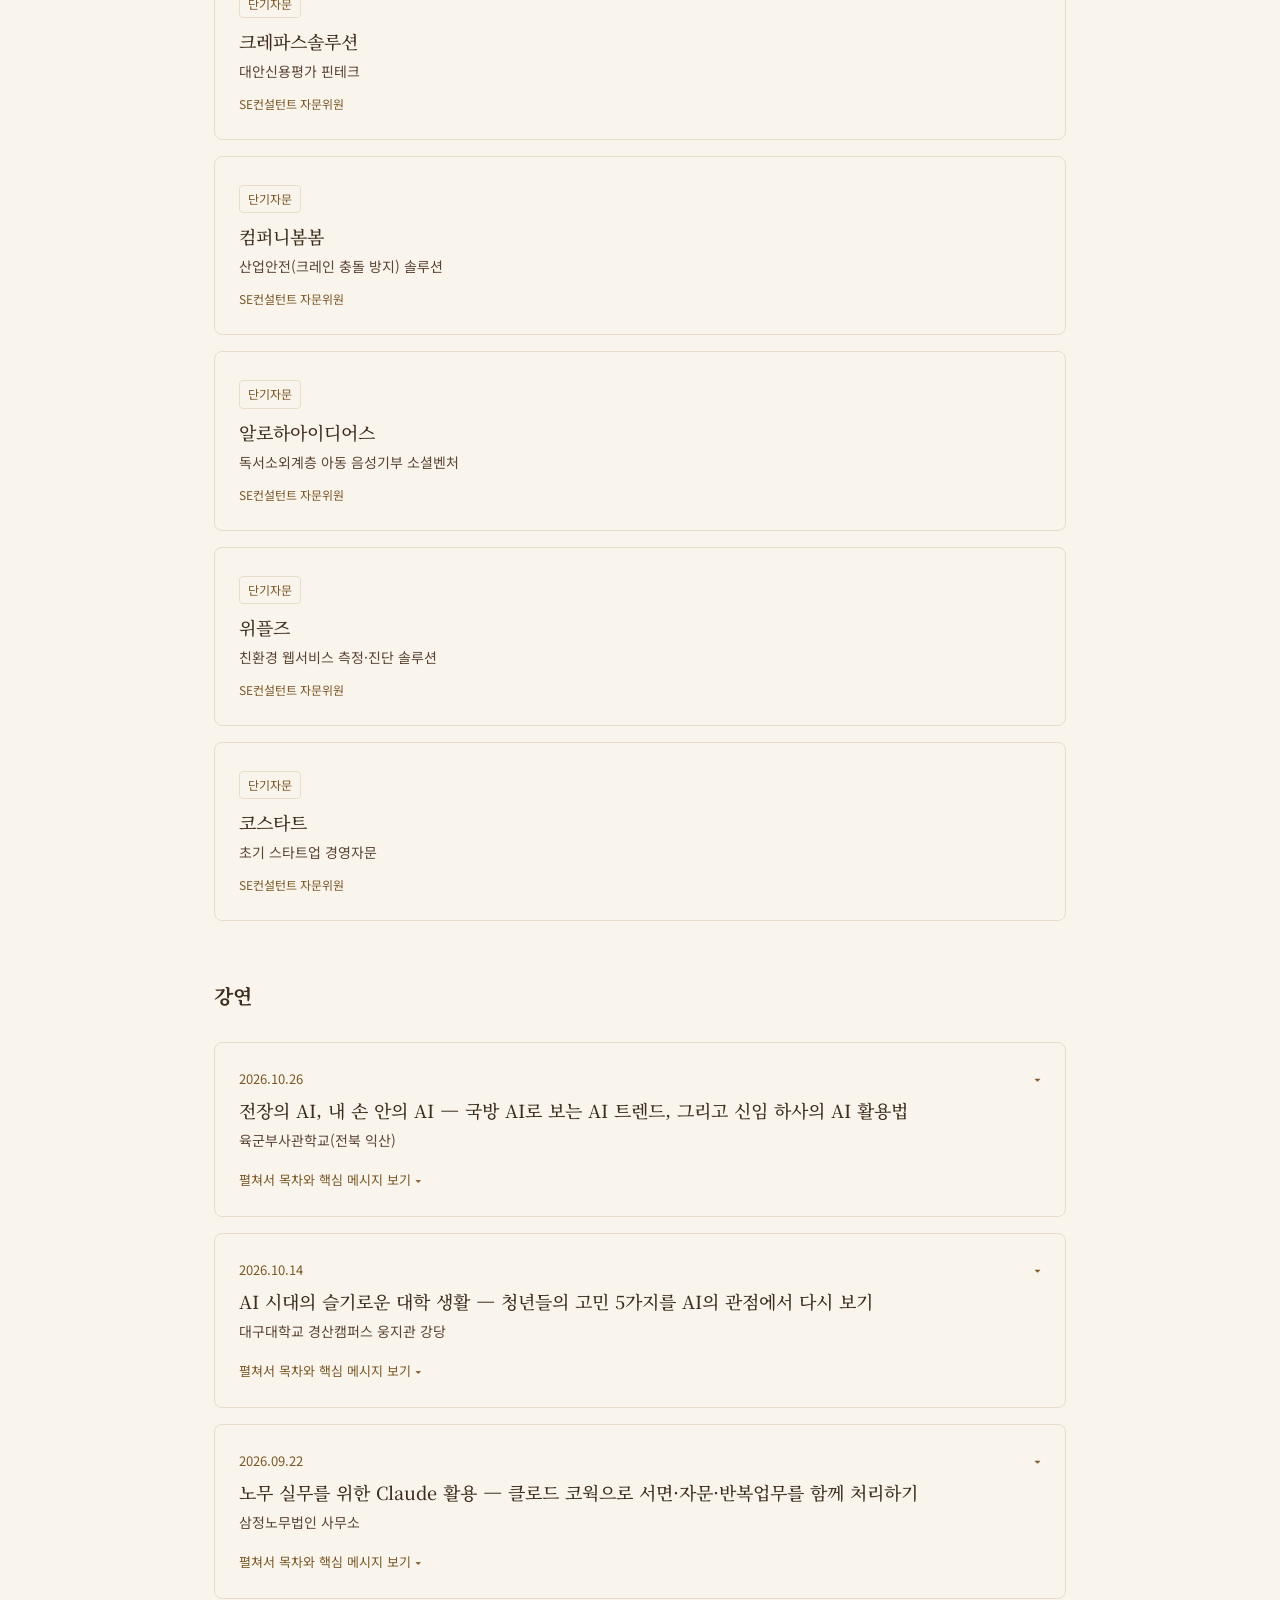
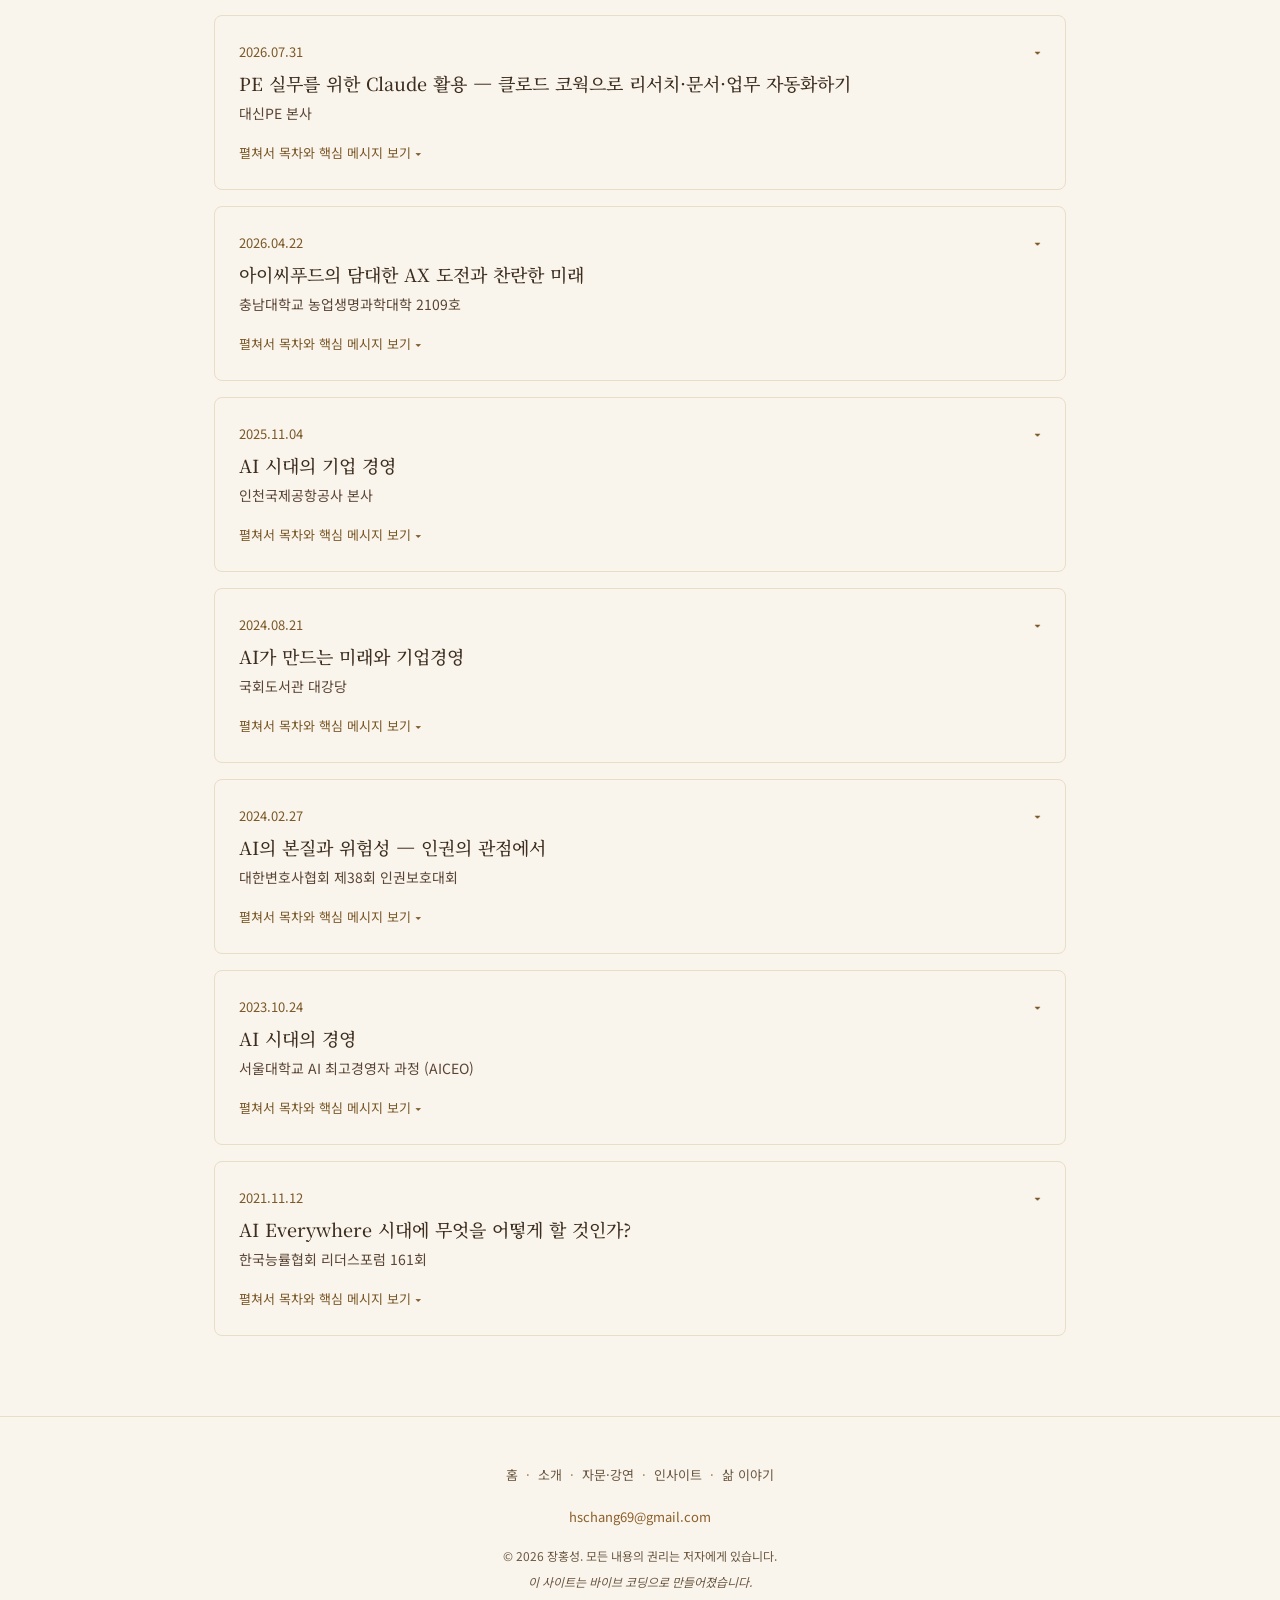
<file: lectures.html>
<!DOCTYPE html>
<html lang="ko">
<head>
  <!-- Google tag (gtag.js) -->
  <script async src="https://www.googletagmanager.com/gtag/js?id=G-PCCMMYBLRL"></script>
  <script>
    window.dataLayer = window.dataLayer || [];
    function gtag(){dataLayer.push(arguments);}
    gtag('js', new Date());
    gtag('config', 'G-PCCMMYBLRL');
  </script>
  <meta charset="UTF-8">
  <meta name="viewport" content="width=device-width, initial-scale=1.0">
  <!-- traffic collector (Supabase) -->
  <script>
  (function(){
    try{
      var SITE="chang-hongsung";
      var ENDPOINT="https://ookwlomnxkecaqtkliee.supabase.co/rest/v1/pageviews";
      var KEY="sb_publishable_R30Df6BXmUZpp5HYMByLJA_gDTch7oA";
      var vid=localStorage.getItem("_vid");
      if(!vid){ vid=(self.crypto&&crypto.randomUUID)?crypto.randomUUID():(Date.now()+"-"+Math.random().toString(36).slice(2)); localStorage.setItem("_vid",vid); }
      var ref=document.referrer||"";
      var host=""; try{ host=ref?new URL(ref).hostname:""; }catch(e){}
      var src="direct";
      if(host){
        if(host.indexOf(location.hostname)>-1) src="internal";
        else if(/google\./i.test(host)) src="google";
        else if(/naver\./i.test(host)) src="naver";
        else if(/(facebook|instagram|twitter|x\.com|t\.co|linkedin|threads|youtube)/i.test(host)) src="social";
        else src=host;
      }
      var ua=navigator.userAgent||"";
      var device=/Mobi|Android|iPhone/i.test(ua)?"mobile":(/iPad|Tablet/i.test(ua)?"tablet":"desktop");
      fetch(ENDPOINT,{method:"POST",keepalive:true,headers:{
        "apikey":KEY,"Authorization":"Bearer "+KEY,"Content-Type":"application/json","Prefer":"return=minimal"
      },body:JSON.stringify({site:SITE,path:location.pathname,referrer:ref,ref_source:src,device:device,visitor_id:vid})});
    }catch(e){}
  })();
  </script>
  <title>경영자문·강연 · 장홍성의 AX 공간</title>
  <meta name="description" content="기업·공공기관·학교에서의 강연과, 사회적기업·스타트업 경영자문 기록. SK 행복나래 SE컨설턴트·한경협 경영자문단 자문위원 활동을 포함합니다.">
  <meta property="og:title" content="경영자문·강연 · 장홍성의 AX 공간">
  <meta property="og:description" content="기업·공공기관·학교에서의 강연과, 사회적기업·스타트업 경영자문 이야기">
  <meta property="og:url" content="https://chang-hongsung.com/lectures.html">
  <meta property="og:type" content="website">
  <meta property="og:image" content="https://chang-hongsung.com/images/og-image.png">
  <meta property="og:image:width" content="1200">
  <meta property="og:image:height" content="630">
  <meta property="og:site_name" content="장홍성의 AX 공간">
  <meta property="og:locale" content="ko_KR">
  <meta name="twitter:card" content="summary_large_image">
  <meta name="twitter:image" content="https://chang-hongsung.com/images/og-image.png">
  <link rel="icon" type="image/svg+xml" href="/favicon.svg">
  <link rel="canonical" href="https://chang-hongsung.com/lectures.html">
  <link rel="stylesheet" href="css/style.css">
</head>
<body>

  <!-- ── 상단 네비게이션 ── -->
  <header class="site-header">
    <nav class="container nav-inner">
      <a href="/" class="logo">홍성 · AX</a>
      <button class="hamburger" id="hamburger" aria-label="메뉴 열기">
        <span></span><span></span><span></span>
      </button>
      <ul class="nav-menu" id="nav-menu">
        <li><a href="/">홈</a></li>
        <li><a href="about.html">소개</a></li>
        <li><a href="lectures.html" class="active">자문·강연</a></li>
        <li><a href="insights.html">인사이트</a></li>
        <li><a href="life.html">삶 이야기</a></li>
      </ul>
    </nav>
  </header>

  <main>

    <!-- ── 상단 헤더 ── -->
    <section class="lec-header">
      <div class="container">
        <span class="lec-page-label">lectures</span>
        <h1 class="lec-page-title">함께했던, 그리고 앞으로 이어질 이야기들</h1>
        <p class="lec-page-sub">
          기업·공공기관·학교에서의 강연과, 사회적기업·스타트업 경영자문 기록입니다.
        </p>
      </div>
    </section>

    <!-- ── 본문 ── -->
    <section class="lec-body">
      <div class="container">

        <!-- 경영자문 -->
        <h2 class="lec-section-heading">경영자문</h2>
        <p class="adv-intro">SK 행복나래 SE컨설턴트 자문위원으로 사회적기업·스타트업의 경영을 자문하고 있으며, 2026년 11월부터는 한경협 경영자문단 자문위원으로 중소기업 경영자문도 함께하고 있습니다.</p>
        <div id="advisory-list"></div>

        <!-- 강연 -->
        <h2 class="lec-section-heading" style="margin-top:56px;">강연</h2>
        <div id="lecture-timeline"></div>

      </div>
    </section>

  </main>

  <!-- ── 푸터 ── -->
  <footer class="site-footer">
    <div class="container">
      <nav class="footer-nav">
        <a href="/">홈</a><span class="footer-sep">·</span><a href="about.html">소개</a><span class="footer-sep">·</span><a href="lectures.html">자문·강연</a><span class="footer-sep">·</span><a href="insights.html">인사이트</a><span class="footer-sep">·</span><a href="life.html">삶 이야기</a>
      </nav>
      <p class="footer-contact">
        <a href="mailto:hschang69@gmail.com">hschang69@gmail.com</a>
      </p>
      <p class="footer-copy">© 2026 장홍성. 모든 내용의 권리는 저자에게 있습니다.</p>
      <p class="footer-credit">이 사이트는 바이브 코딩으로 만들어졌습니다.</p>
    </div>
  </footer>

  <script src="js/advisory.js"></script>
  <script src="js/lectures.js"></script>
  <script>
    const hamburger = document.getElementById('hamburger');
    const navMenu = document.getElementById('nav-menu');
    hamburger.addEventListener('click', () => {
      hamburger.classList.toggle('open');
      navMenu.classList.toggle('open');
    });
  </script>

</body>
</html>
</file>
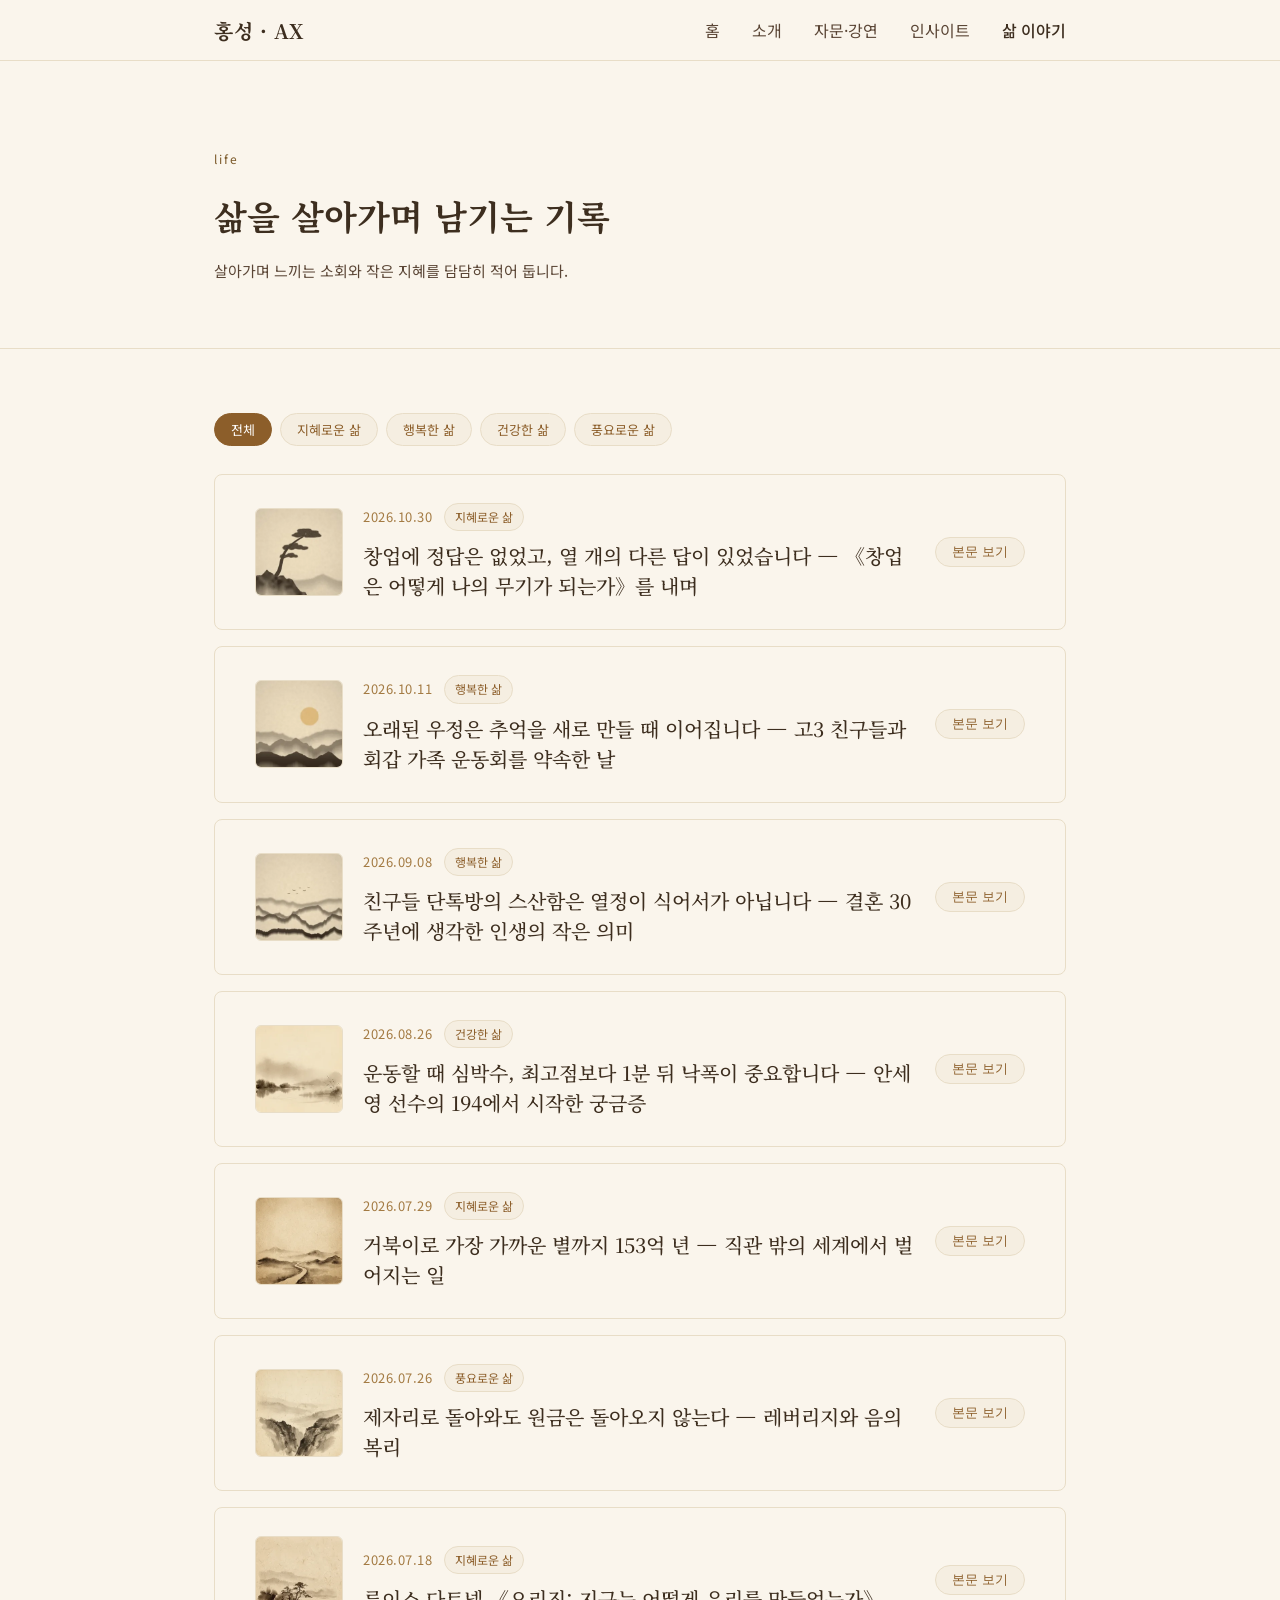
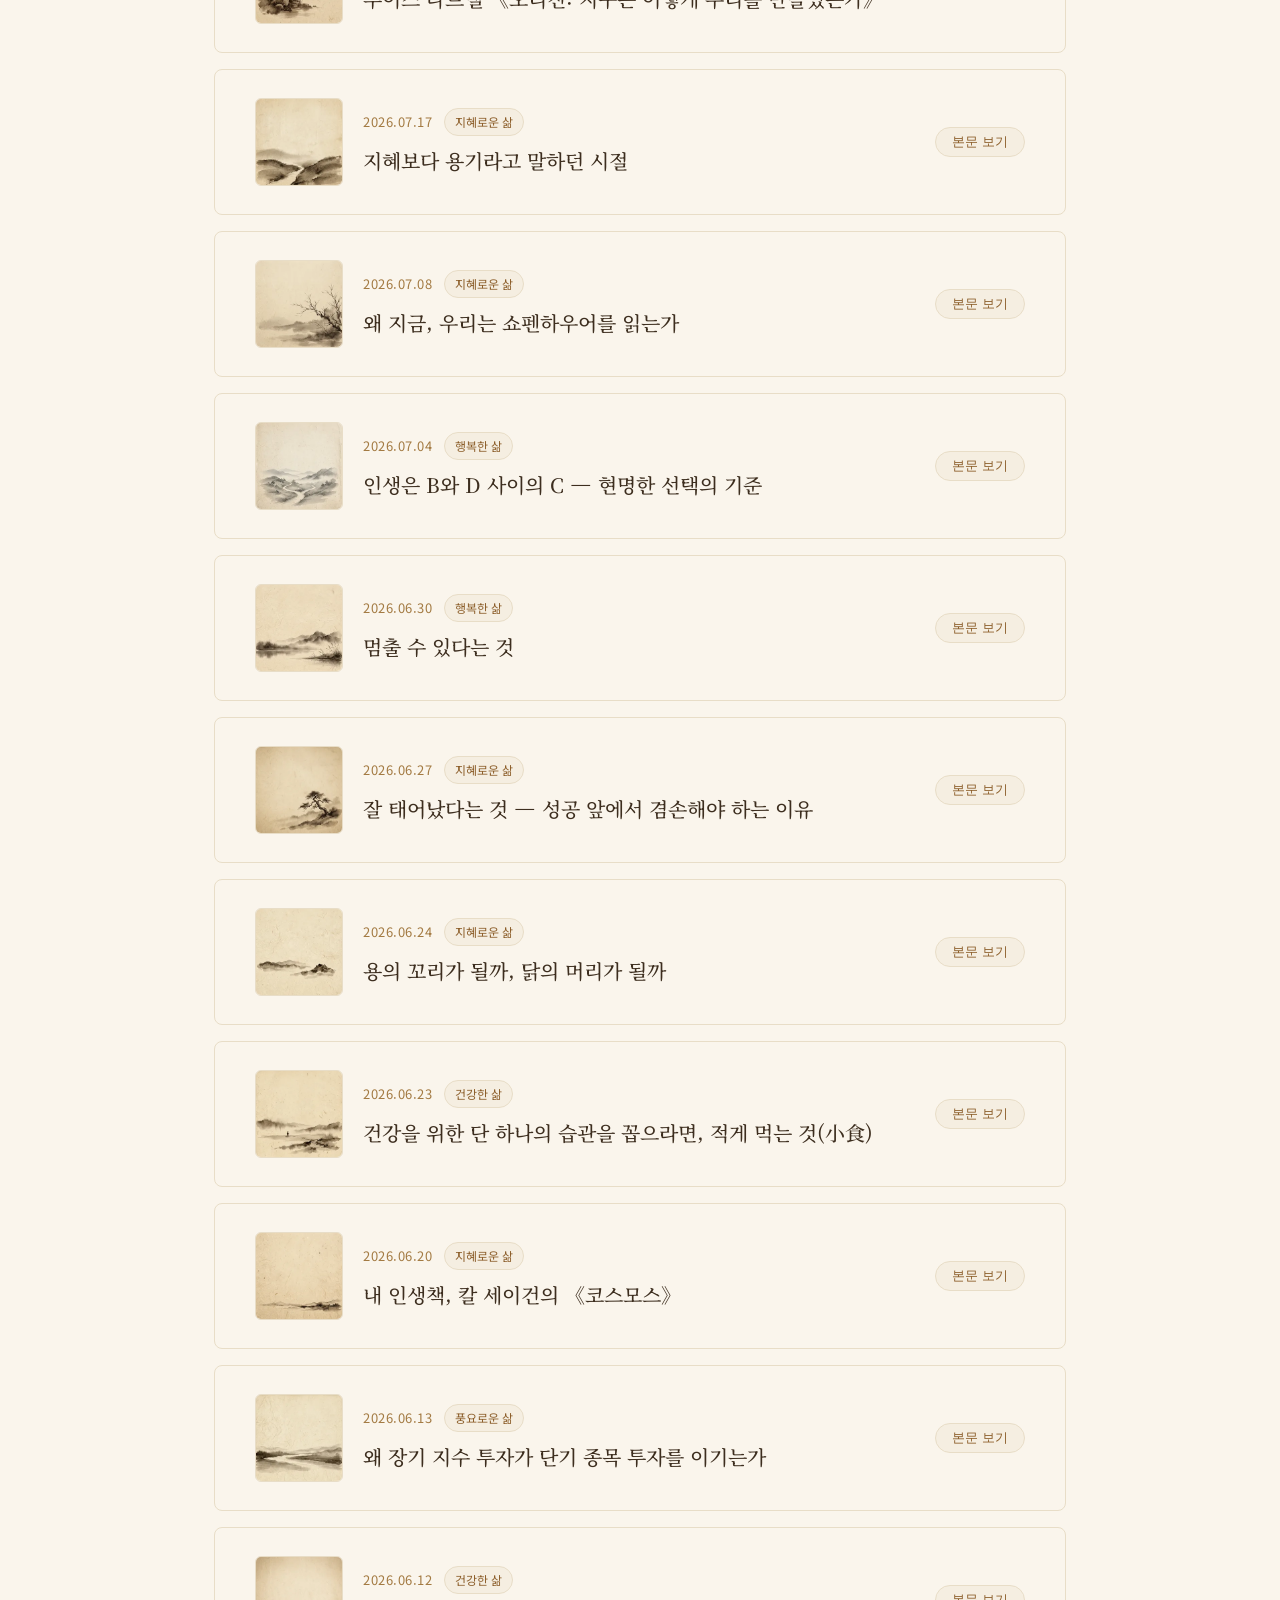
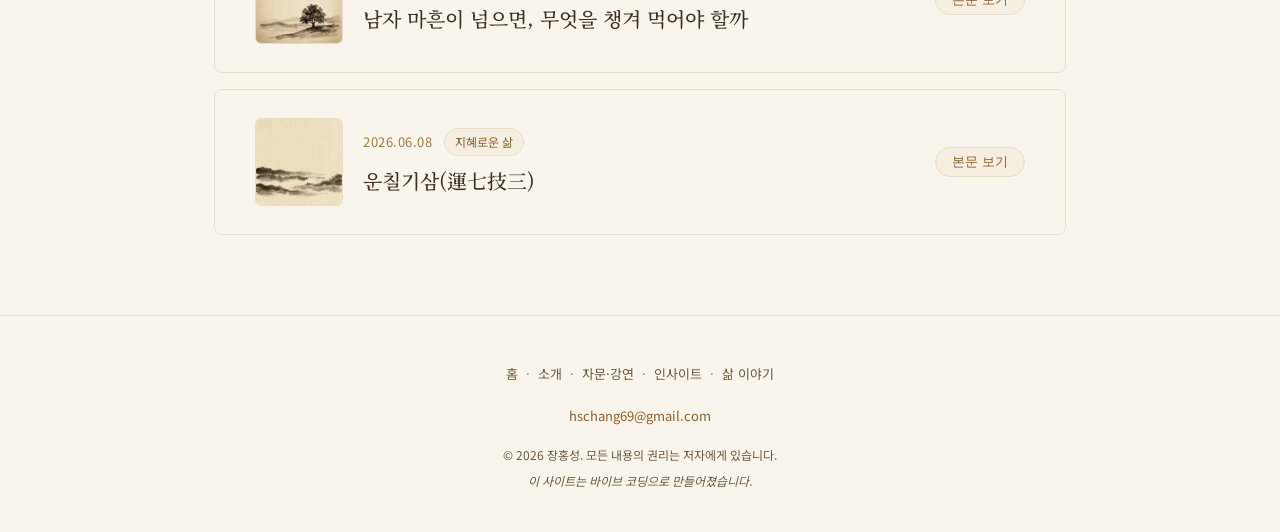
<file: life.html>
<!DOCTYPE html>
<html lang="ko">
<head>
  <!-- Google tag (gtag.js) -->
  <script async src="https://www.googletagmanager.com/gtag/js?id=G-PCCMMYBLRL"></script>
  <script>
    window.dataLayer = window.dataLayer || [];
    function gtag(){dataLayer.push(arguments);}
    gtag('js', new Date());
    gtag('config', 'G-PCCMMYBLRL');
  </script>
  <meta charset="UTF-8">
  <meta name="viewport" content="width=device-width, initial-scale=1.0">
  <!-- traffic collector (Supabase) -->
  <script>
  (function(){
    try{
      var SITE="chang-hongsung";
      var ENDPOINT="https://ookwlomnxkecaqtkliee.supabase.co/rest/v1/pageviews";
      var KEY="sb_publishable_R30Df6BXmUZpp5HYMByLJA_gDTch7oA";
      var vid=localStorage.getItem("_vid");
      if(!vid){ vid=(self.crypto&&crypto.randomUUID)?crypto.randomUUID():(Date.now()+"-"+Math.random().toString(36).slice(2)); localStorage.setItem("_vid",vid); }
      var ref=document.referrer||"";
      var host=""; try{ host=ref?new URL(ref).hostname:""; }catch(e){}
      var src="direct";
      if(host){
        if(host.indexOf(location.hostname)>-1) src="internal";
        else if(/google\./i.test(host)) src="google";
        else if(/naver\./i.test(host)) src="naver";
        else if(/(facebook|instagram|twitter|x\.com|t\.co|linkedin|threads|youtube)/i.test(host)) src="social";
        else src=host;
      }
      var ua=navigator.userAgent||"";
      var device=/Mobi|Android|iPhone/i.test(ua)?"mobile":(/iPad|Tablet/i.test(ua)?"tablet":"desktop");
      fetch(ENDPOINT,{method:"POST",keepalive:true,headers:{
        "apikey":KEY,"Authorization":"Bearer "+KEY,"Content-Type":"application/json","Prefer":"return=minimal"
      },body:JSON.stringify({site:SITE,path:location.pathname,referrer:ref,ref_source:src,device:device,visitor_id:vid})});
    }catch(e){}
  })();
  </script>
  <title>삶 이야기 · 장홍성의 AX 공간</title>
  <meta name="description" content="살아가며 느끼는 소회와 지혜를 담담히 기록하는 공간. 장홍성의 일상의 사유와 인생 단상을 남깁니다.">
  <meta property="og:title" content="삶 이야기 · 장홍성의 AX 공간">
  <meta property="og:description" content="살아가며 느끼는 소회와 지혜를 담담히 기록하는 공간">
  <meta property="og:url" content="https://chang-hongsung.com/life.html">
  <meta property="og:type" content="website">
  <meta property="og:image" content="https://chang-hongsung.com/images/og-image.png">
  <meta property="og:image:width" content="1200">
  <meta property="og:image:height" content="630">
  <meta property="og:site_name" content="장홍성의 AX 공간">
  <meta property="og:locale" content="ko_KR">
  <meta name="twitter:card" content="summary_large_image">
  <meta name="twitter:image" content="https://chang-hongsung.com/images/og-image.png">
  <link rel="icon" type="image/svg+xml" href="/favicon.svg">
  <link rel="canonical" href="https://chang-hongsung.com/life.html">
  <link rel="stylesheet" href="css/style.css">
</head>
<body>

  <!-- ── 상단 네비게이션 ── -->
  <header class="site-header">
    <nav class="container nav-inner">
      <a href="/" class="logo">홍성 · AX</a>
      <button class="hamburger" id="hamburger" aria-label="메뉴 열기">
        <span></span><span></span><span></span>
      </button>
      <ul class="nav-menu" id="nav-menu">
        <li><a href="/">홈</a></li>
        <li><a href="about.html">소개</a></li>
        <li><a href="lectures.html">자문·강연</a></li>
        <li><a href="insights.html">인사이트</a></li>
        <li><a href="life.html" class="active">삶 이야기</a></li>
      </ul>
    </nav>
  </header>

  <main>

    <!-- ── 상단 헤더 ── -->
    <section class="ins-header">
      <div class="container">
        <span class="ins-page-label">life</span>
        <h1 class="ins-page-title">삶을 살아가며 남기는 기록</h1>
        <p class="ins-page-sub">
          살아가며 느끼는 소회와 작은 지혜를 담담히 적어 둡니다.
        </p>
      </div>
    </section>

    <!-- ── 삶 이야기 글 목록 ── -->
    <section class="ins-section">
      <div class="container">
        <div id="life-filter" class="life-filter-bar" role="group" aria-label="카테고리 필터"></div>
        <div id="life-articles"></div>
      </div>
    </section>

  </main>

  <!-- ── 푸터 ── -->
  <footer class="site-footer">
    <div class="container">
      <nav class="footer-nav">
        <a href="/">홈</a><span class="footer-sep">·</span><a href="about.html">소개</a><span class="footer-sep">·</span><a href="lectures.html">자문·강연</a><span class="footer-sep">·</span><a href="insights.html">인사이트</a><span class="footer-sep">·</span><a href="life.html">삶 이야기</a>
      </nav>
      <p class="footer-contact">
        <a href="mailto:hschang69@gmail.com">hschang69@gmail.com</a>
      </p>
      <p class="footer-copy">© 2026 장홍성. 모든 내용의 권리는 저자에게 있습니다.</p>
      <p class="footer-credit">이 사이트는 바이브 코딩으로 만들어졌습니다.</p>
    </div>
  </footer>

  <script src="js/life.js"></script>
  <script>
    const hamburger = document.getElementById('hamburger');
    const navMenu = document.getElementById('nav-menu');
    hamburger.addEventListener('click', () => {
      hamburger.classList.toggle('open');
      navMenu.classList.toggle('open');
    });
  </script>

</body>
</html>
</file>
<file: css/style.css>
/* =============================================
   공통 스타일 — AX 강연 홈페이지
   색상: 따뜻한 베이지 모노톤 팔레트
   ============================================= */

@import url('https://fonts.googleapis.com/css2?family=Noto+Serif+KR:wght@400;500;700&family=Noto+Sans+KR:wght@300;400;500&display=swap');

/* ── 리셋 & 기본 ── */
*, *::before, *::after {
  box-sizing: border-box;
  margin: 0;
  padding: 0;
}

:root {
  --bg-main:       #FAF5EC;
  --bg-accent:     #F5EEE1;
  --text-title:    #3D2E1F;
  --text-body:     #5A4535;   /* #6B5842 → 대비 강화 */
  --text-point:    #7A5828;   /* #A37A42 → WCAG AA 통과 수준으로 어둡게 */
  --btn-primary:   #8C5E2A;
  --divider:       #E8DDC7;
}

html {
  scroll-behavior: smooth;
}

body {
  background-color: var(--bg-main);
  color: var(--text-body);
  font-family: 'Noto Sans KR', sans-serif;
  font-weight: 400;
  line-height: 1.85;
  font-size: 17px;
}

a {
  color: inherit;
  text-decoration: none;
}

img {
  display: block;
  max-width: 100%;
}

/* ── 공통 컨테이너 ── */
.container {
  max-width: 900px;
  margin: 0 auto;
  padding: 0 24px;
}

/* =============================================
   네비게이션
   ============================================= */
.site-header {
  background-color: var(--bg-main);
  border-bottom: 1px solid var(--divider);
  position: sticky;
  top: 0;
  z-index: 100;
}

.nav-inner {
  display: flex;
  align-items: center;
  justify-content: space-between;
  height: 60px;
}

/* 로고 */
.logo {
  font-family: 'Noto Serif KR', serif;
  font-size: 20px;
  font-weight: 700;
  color: var(--text-title);
  letter-spacing: 0.5px;
}

/* 메뉴 목록 */
.nav-menu {
  list-style: none;
  display: flex;
  gap: 32px;
}

.nav-menu a {
  font-size: 16px;
  font-weight: 400;
  color: var(--text-body);
  transition: color 0.2s;
}

.nav-menu a:hover,
.nav-menu a.active {
  color: var(--text-title);
  font-weight: 500;
}

/* 햄버거 버튼 (모바일 전용) */
.hamburger {
  display: none;
  flex-direction: column;
  gap: 5px;
  background: none;
  border: none;
  cursor: pointer;
  padding: 4px;
}

.hamburger span {
  display: block;
  width: 22px;
  height: 2px;
  background-color: var(--text-title);
  transition: transform 0.25s, opacity 0.25s;
}

/* 햄버거 열림 상태 */
.hamburger.open span:nth-child(1) { transform: translateY(7px) rotate(45deg); }
.hamburger.open span:nth-child(2) { opacity: 0; }
.hamburger.open span:nth-child(3) { transform: translateY(-7px) rotate(-45deg); }

/* =============================================
   공통 섹션 여백
   ============================================= */
section {
  padding: 72px 0;
}

/* =============================================
   히어로 섹션
   ============================================= */
.hero {
  text-align: center;
  padding: 96px 0 80px;
}

.hero-label {
  display: inline-block;
  font-size: 13px;
  letter-spacing: 2px;
  color: var(--text-point);
  text-transform: lowercase;
  margin-bottom: 24px;
}

.hero-title {
  font-family: 'Noto Serif KR', serif;
  font-size: 38px;
  font-weight: 700;
  color: var(--text-title);
  line-height: 1.55;
  margin-bottom: 20px;
}

.hero-sub {
  font-size: 17px;
  color: var(--text-body);
  line-height: 1.9;
  margin-bottom: 40px;
}

/* 버튼 묶음 */
.btn-group {
  display: flex;
  gap: 12px;
  justify-content: center;
  flex-wrap: wrap;
}

/* 버튼 공통 */
.btn {
  display: inline-block;
  padding: 12px 28px;
  font-family: 'Noto Sans KR', sans-serif;
  font-size: 16px;
  font-weight: 400;
  border-radius: 4px;
  cursor: pointer;
  transition: background-color 0.2s, color 0.2s;
}

/* 채운 버튼 */
.btn-solid {
  background-color: var(--btn-primary);
  color: var(--bg-main);
  border: 1px solid var(--btn-primary);
}

.btn-solid:hover {
  background-color: #7A5124;
  border-color: #7A5124;
}

/* 테두리 버튼 */
.btn-outline {
  background-color: transparent;
  color: var(--btn-primary);
  border: 1px solid var(--btn-primary);
}

.btn-outline:hover {
  background-color: var(--btn-primary);
  color: var(--bg-main);
}

/* =============================================
   다음 강연 카드 섹션
   ============================================= */
.next-lecture {
  background-color: var(--bg-accent);
  padding: 56px 0;
}

.section-label {
  font-size: 13px;
  letter-spacing: 2px;
  color: var(--text-point);
  text-transform: uppercase;
  margin-bottom: 20px;
}

/* 카드 */
.lecture-card {
  background-color: var(--bg-main);
  border: 1px solid var(--divider);
  border-radius: 6px;
  padding: 28px 32px;
  display: flex;
  align-items: center;
  justify-content: space-between;
  gap: 24px;
}

.lecture-card-info {
  flex: 1;
}

.lecture-card-title {
  font-family: 'Noto Serif KR', serif;
  font-size: 20px;
  font-weight: 700;
  color: var(--text-title);
  margin-bottom: 8px;
  line-height: 1.5;
}

.lecture-card-meta {
  font-size: 15px;
  color: var(--text-point);
  letter-spacing: 0.3px;
}

/* 신청 링크 */
.lecture-card-cta {
  white-space: nowrap;
  font-size: 16px;
  font-weight: 500;
  color: var(--btn-primary);
  border-bottom: 1px solid var(--btn-primary);
  padding-bottom: 2px;
  transition: opacity 0.2s;
}

.lecture-card-cta:hover {
  opacity: 0.7;
}

/* =============================================
   푸터
   ============================================= */
.site-footer {
  border-top: 1px solid var(--divider);
  padding: 40px 0;
  text-align: center;
}

.footer-nav {
  margin-bottom: 16px;
}

.footer-nav a {
  font-size: 13px;
  color: #6B5842;
  text-decoration: none;
  transition: color 0.2s;
}

.footer-nav a:hover {
  color: #8C5E2A;
}

.footer-sep {
  font-size: 13px;
  color: #A37A42;
  margin: 0 8px;
}

.footer-contact {
  font-size: 13px;
  color: #8C5E2A;
  margin-bottom: 16px;
}

.footer-contact a {
  color: inherit;
  text-decoration: none;
}

.footer-contact a:hover {
  text-decoration: underline;
}

.footer-copy {
  font-size: 12px;
  color: #6B5842;
  margin-bottom: 4px;
}

.footer-credit {
  font-size: 12px;
  color: #6B5842;
  font-style: italic;
}

/* ── about — 경력 리드 문장 ── */
.timeline-lead {
  font-size: 14px;
  color: #6B5842;
  line-height: 1.8;
  margin-top: 16px;
  margin-bottom: 32px;
}

/* =============================================
   about 페이지 전용 스타일
   ============================================= */

/* 공통: about 섹션 내부 너비 제한 */
.about-section {
  padding: 80px 0;
  border-bottom: 1px solid var(--divider);
}

.about-section:last-of-type {
  border-bottom: none;
}

/* 섹션 헤더 — 라벨 + 본문 묶음 */
.about-label {
  font-size: 13px;
  letter-spacing: 2px;
  color: var(--text-point);
  text-transform: uppercase;
  margin-bottom: 28px;
}

/* ── 1) 프로필 ── */
.profile-section {
  text-align: center;
  padding: 80px 0 72px;
  border-bottom: 1px solid var(--divider);
}

.profile-img {
  width: 200px;
  height: 200px;
  border-radius: 50%;
  object-fit: cover;
  /* 원본이 세로 사진(472×630)이라 cover 시 위아래가 잘린다 — 상단 기준으로 맞춰 머리가 잘리지 않게 */
  object-position: 50% 0;
  border: 3px solid #D4C4A8;
  margin: 0 auto 20px;
  background-color: var(--bg-accent);
  /* 사진 없을 때 자리 표시 */
  display: block;
}

/* 사진 없을 때 회색 원 placeholder */
.profile-img-placeholder {
  width: 200px;
  height: 200px;
  border-radius: 50%;
  border: 3px solid #D4C4A8;
  background-color: var(--bg-accent);
  margin: 0 auto 20px;
  display: flex;
  align-items: center;
  justify-content: center;
  color: var(--text-point);
  font-size: 13px;
  letter-spacing: 1px;
}

.profile-small-label {
  font-size: 13px;
  letter-spacing: 2px;
  color: var(--text-point);
  text-transform: lowercase;
  margin-bottom: 12px;
}

.profile-name {
  font-family: 'Noto Serif KR', serif;
  font-size: 36px;
  font-weight: 700;
  color: var(--text-title);
  margin-bottom: 10px;
}

.profile-identity {
  font-family: 'Noto Serif KR', serif;
  font-size: 20px;
  font-weight: 400;
  color: var(--text-body);
}

/* ── 2) 인사말 ── */
.greeting-body {
  font-size: 17px;
  line-height: 1.9;
  color: var(--text-body);
  max-width: 640px;
  word-break: keep-all;
}

.greeting-body + .greeting-body {
  margin-top: 16px;
}

/* ── 3) 경력 타임라인 ── */
.timeline {
  display: flex;
  flex-direction: column;
}

.timeline-row {
  display: flex;
  align-items: flex-start;
  gap: 32px;
  padding: 22px 0;
  border-bottom: 1px solid var(--divider);
}

.timeline-row:first-child {
  border-top: 1px solid var(--divider);
}

.timeline-period {
  width: 130px;
  flex-shrink: 0;
  font-size: 15px;
  color: var(--text-point);
  padding-top: 2px;
}

.timeline-content {
  flex: 1;
}

.timeline-org {
  font-size: 17px;
  font-weight: 500;
  color: var(--text-title);
  margin-bottom: 3px;
}

.timeline-role {
  font-size: 15px;
  color: var(--text-body);
}

.timeline-links {
  display: flex;
  flex-wrap: wrap;
  gap: 8px 20px;
  margin-top: 10px;
}

/* ── 4) 이사회 활동 ── */
.board-list {
  display: flex;
  flex-direction: column;
}

.board-row {
  display: flex;
  align-items: baseline;
  gap: 32px;
  padding: 22px 0;
  border-bottom: 1px solid var(--divider);
}

.board-row:first-child {
  border-top: 1px solid var(--divider);
}

.board-label {
  width: 64px;      /* '기술자문' 4글자 줄바꿈 방지 */
  flex-shrink: 0;
  font-size: 15px;
  color: var(--text-point);
}

.board-companies {
  font-size: 17px;
  color: var(--text-title);
  line-height: 1.8;
  word-break: keep-all;
}

/* 가운뎃점 색상 */
.board-companies .sep {
  color: var(--text-point);
  margin: 0 4px;
}

/* ── 5) 학력 ── */
.edu-list {
  display: flex;
  flex-direction: column;
  gap: 0;
}

.edu-row {
  display: flex;
  align-items: flex-start;
  gap: 32px;
  padding: 20px 0;
  border-bottom: 1px solid var(--divider);
}

.edu-row:first-child {
  border-top: 1px solid var(--divider);
}

.edu-period {
  width: 130px;
  flex-shrink: 0;
  font-size: 15px;
  color: var(--text-point);
  padding-top: 2px;
}

.edu-content {
  font-size: 17px;
  color: var(--text-title);
}

/* ── 6) 강연 주제 ── */
.topic-list {
  display: flex;
  flex-direction: column;
}

.topic-item {
  font-family: 'Noto Serif KR', serif;
  font-size: 22px;
  font-weight: 400;
  color: var(--text-title);
  padding: 24px 0;
  border-bottom: 1px solid var(--divider);
  display: flex;
  align-items: center;
  gap: 16px;
  line-height: 1.5;
}

.topic-item:first-child {
  border-top: 1px solid var(--divider);
}

.topic-num {
  font-size: 13px;
  letter-spacing: 1px;
  color: var(--text-point);
  flex-shrink: 0;
  width: 20px;
}

/* ── 7) 외부 자료 ── */
.news-desc {
  font-size: 17px;
  color: var(--text-body);
  margin-bottom: 24px;
  line-height: 1.9;
}

.news-links {
  display: flex;
  gap: 12px;
  flex-wrap: wrap;
}

/* ── 8) 연락처 ── */
.contact-email {
  font-size: 20px;
  font-weight: 500;
  color: var(--btn-primary);
  display: inline-block;
  margin-bottom: 12px;
  border-bottom: 1px solid var(--btn-primary);
  padding-bottom: 2px;
  transition: opacity 0.2s;
}

.contact-email:hover {
  opacity: 0.7;
}

.contact-desc {
  font-size: 16px;
  color: var(--text-body);
}

/* =============================================
   lectures 페이지 전용 스타일
   ============================================= */

/* ── 상단 헤더 ── */
.lec-header {
  padding: 80px 0 64px;
  border-bottom: 1px solid var(--divider);
}

.lec-page-label {
  display: inline-block;
  font-size: 12px;
  letter-spacing: 2px;
  color: var(--text-point);
  text-transform: lowercase;
  margin-bottom: 20px;
}

.lec-page-title {
  font-family: 'Noto Serif KR', serif;
  font-size: 34px;
  font-weight: 700;
  color: var(--text-title);
  line-height: 1.5;
  margin-bottom: 16px;
}

.lec-page-sub {
  font-size: 15px;
  color: var(--text-body);
  line-height: 1.9;
}

/* ── 섹션 공통 ── */
.lec-section {
  padding: 64px 0;
  border-bottom: 1px solid var(--divider);
}

.lec-section--past {
  background-color: var(--bg-accent);
}

.lec-section-heading {
  font-family: 'Noto Serif KR', serif;
  font-size: 20px;
  font-weight: 700;
  color: var(--text-title);
  margin-bottom: 28px;
}

/* 빈 상태 메시지 */
.lec-empty {
  font-size: 15px;
  color: var(--text-body);
  padding: 24px 0;
}

/* ── 다가오는 강연 카드 (단일 컬럼) ── */
.lec-upcoming-card {
  background-color: var(--bg-main);
  border: 0.5px solid var(--divider);
  border-radius: 8px;
  padding: 24px;
  margin-bottom: 16px;
}

.lec-upcoming-card:last-child {
  margin-bottom: 0;
}

.lec-date-badge {
  display: inline-block;
  font-size: 13px;
  color: var(--text-point);
  margin-bottom: 10px;
}

.lec-upcoming-title {
  font-family: 'Noto Serif KR', serif;
  font-size: 20px;
  font-weight: 700;
  color: var(--text-title);
  line-height: 1.5;
  margin-bottom: 8px;
}

.lec-upcoming-desc {
  font-size: 15px;
  color: var(--text-body);
  line-height: 1.8;
  margin-bottom: 16px;
}

/* 메타 정보 — 가로 나열 */
.lec-upcoming-meta {
  display: flex;
  flex-wrap: wrap;
  gap: 12px 28px;
  padding-top: 16px;
  border-top: 1px solid var(--divider);
}

.lec-meta-item {
  display: flex;
  flex-direction: column;
  gap: 3px;
}

.lec-meta-label {
  font-size: 13px;
  color: var(--text-point);
}

.lec-meta-value {
  font-size: 15px;
  color: var(--text-title);
  line-height: 1.5;
}

/* ── 지난 강연 행 ── */
.lec-past-row {
  display: flex;
  align-items: flex-start;
  gap: 32px;
  padding: 20px 0;
  border-bottom: 1px solid var(--divider);
}

.lec-past-row:first-child {
  border-top: 1px solid var(--divider);
}

.lec-past-date {
  width: 110px;
  flex-shrink: 0;
  font-size: 13px;
  color: var(--text-point);
  padding-top: 2px;
}

.lec-past-content {
  flex: 1;
}

.lec-past-title {
  font-size: 17px;
  color: var(--text-title);
  margin-bottom: 4px;
  line-height: 1.5;
}

.lec-past-location {
  font-size: 14px;
  color: var(--text-body);
}

/* ── 반응형 ── */
@media (max-width: 768px) {
  .lec-page-title {
    font-size: 26px;
  }

  /* 지난 강연 행: 세로 배치 */
  .lec-past-row {
    flex-direction: column;
    gap: 6px;
    padding: 18px 0;
  }

  .lec-past-date {
    width: auto;
  }
}

/* =============================================
   lectures 통합 타임라인 스타일
   ============================================= */

/* ── 타임라인 섹션 ── */
.lec-body {
  padding: 56px 0 80px;
}

/* ── 카드 공통 ── */
.lec-card {
  border: 0.5px solid var(--divider);
  border-radius: 8px;
  padding: 24px;
  margin-bottom: 16px;
}

.lec-card:last-child {
  margin-bottom: 0;
}

/* ── 다가오는 강연 카드 ── */
.lec-card--upcoming {
  background-color: var(--bg-main);
  border-left: 3px solid var(--btn-primary);
  padding-left: 21px;
}

.lec-card-upcoming-label {
  display: inline-block;
  font-size: 12px;
  letter-spacing: 1.5px;
  color: var(--text-point);
  text-transform: lowercase;
  margin-bottom: 10px;
}

/* ── 지난 강연 카드 ── */
.lec-card--past {
  background: transparent;
  opacity: 0.85;
}

.lec-card--past.lec-card--expandable {
  opacity: 1;
  cursor: pointer;
  transition: background-color 0.15s;
}

.lec-card--past.lec-card--expandable:hover {
  background-color: var(--bg-main);
}

/* ── 카드 헤더 (날짜 + 제목 + 토글) ── */
.lec-card-header {
  display: flex;
  align-items: flex-start;
  gap: 12px;
}

.lec-card-main {
  flex: 1;
}

.lec-card-date {
  font-size: 13px;
  color: var(--text-point);
  margin-bottom: 6px;
}

.lec-card-title {
  font-family: 'Noto Serif KR', serif;
  font-size: 18px;
  font-weight: 500;
  color: var(--text-title);
  line-height: 1.5;
  margin-bottom: 4px;
}

.lec-card-location {
  font-size: 14px;
  color: var(--text-body);
}

.lec-card-toggle {
  flex-shrink: 0;
  font-size: 14px;
  color: var(--text-point);
  padding-top: 4px;
  user-select: none;
  line-height: 1;
}

/* ── 카드 하단 힌트 (expandable일 때만 렌더링) ── */
.lec-card-hint {
  margin-top: 14px;
  font-size: 13px;
  color: var(--text-point);
  pointer-events: none;
}

/* ── 펼침 영역 ── */
.lec-expand {
  display: none;
  padding-top: 16px;
  margin-top: 16px;
  border-top: 1px solid var(--divider);
}

.lec-expand.open {
  display: block;
}

.lec-expand-label {
  font-size: 12px;
  letter-spacing: 1px;
  color: var(--text-point);
  text-transform: uppercase;
  margin-bottom: 12px;
  margin-top: 20px;
}

.lec-expand-label:first-child {
  margin-top: 0;
}

/* ── 강연 정보 섹션 ── */
.lec-info-section {
  margin-bottom: 24px;
}

.lec-info-desc {
  font-size: 14px;
  color: var(--text-title);
  line-height: 1.7;
  margin-bottom: 8px;
}

.lec-info-audience {
  display: flex;
  align-items: baseline;
  gap: 8px;
}

.lec-info-audience-label {
  font-size: 12px;
  color: var(--text-point);
  letter-spacing: 0.5px;
  flex-shrink: 0;
}

.lec-info-audience-value {
  font-size: 14px;
  color: var(--text-title);
  line-height: 1.6;
}

/* ── 언론 보도 항목 ── */
.lec-news-item {
  margin-bottom: 12px;
}

.lec-news-item:last-child {
  margin-bottom: 0;
}

.lec-news-meta {
  font-size: 13px;
  color: var(--text-point);
  margin-bottom: 3px;
}

.lec-news-link {
  font-size: 14px;
  color: var(--text-title);
  transition: color 0.2s;
}

.lec-news-link:hover {
  text-decoration: underline;
  color: var(--btn-primary);
}

/* ── 반응형 ── */
@media (max-width: 768px) {
  .lec-card {
    padding: 20px;
  }

  .lec-card--upcoming {
    padding-left: 17px;
  }
}

/* =============================================
   resources 페이지 전용 스타일
   ============================================= */

/* ── 상단 헤더 ── */
.res-header {
  padding: 80px 0 64px;
  border-bottom: 1px solid var(--divider);
}

.res-page-label {
  display: inline-block;
  font-size: 12px;
  letter-spacing: 2px;
  color: var(--text-point);
  text-transform: lowercase;
  margin-bottom: 20px;
}

.res-page-title {
  font-family: 'Noto Serif KR', serif;
  font-size: 34px;
  font-weight: 700;
  color: var(--text-title);
  line-height: 1.5;
  margin-bottom: 16px;
}

.res-page-sub {
  font-size: 15px;
  color: var(--text-body);
  line-height: 1.9;
}

/* ── 섹션 공통 ── */
.res-section {
  padding: 64px 0;
  border-bottom: 1px solid var(--divider);
}

.res-section--tinted {
  background-color: var(--bg-accent);
}

.res-section-heading {
  font-family: 'Noto Serif KR', serif;
  font-size: 20px;
  font-weight: 700;
  color: var(--text-title);
  margin-bottom: 8px;
}

.res-section-desc {
  font-size: 15px;
  color: var(--text-body);
  margin-bottom: 28px;
  line-height: 1.8;
}

.res-empty {
  font-size: 15px;
  color: var(--text-body);
  padding: 24px 0;
}

/* ── 강연 아카이브 카드 ── */
.res-archive-card {
  background-color: var(--bg-main);
  border: 0.5px solid var(--divider);
  border-radius: 8px;
  padding: 28px;
}

/* 카드와 카드 사이에만 간격 */
.res-archive-card + .res-archive-card {
  margin-top: 40px;
}

.res-archive-meta {
  font-size: 13px;
  color: var(--text-point);
  margin-bottom: 8px;
}

.res-archive-title {
  font-family: 'Noto Serif KR', serif;
  font-size: 20px;
  font-weight: 700;
  color: var(--text-title);
  line-height: 1.5;
  margin-bottom: 24px;
}

/* 소제목 라벨 (목차, 핵심 메시지) */
.res-sub-label {
  font-size: 13px;
  letter-spacing: 1px;
  color: var(--text-point);
  text-transform: uppercase;
  margin-bottom: 12px;
}

/* 목차 번호 리스트 */
.res-outline-list {
  list-style: none;
  margin-bottom: 24px;
}

.res-outline-item {
  display: flex;
  align-items: baseline;
  gap: 10px;
  font-size: 15px;
  color: var(--text-title);
  padding: 8px 0;
  border-bottom: 1px solid var(--divider);
  line-height: 1.65;
}

.res-outline-item:first-child {
  border-top: 1px solid var(--divider);
}

.res-outline-num {
  flex-shrink: 0;
  font-size: 12px;
  color: var(--text-point);
  width: 16px;
}

/* 핵심 메시지 인용구 스타일 */
.res-keymsg-list {
  margin-bottom: 0;
}

.res-keymsg-item {
  font-size: 15px;
  color: var(--text-title);
  line-height: 1.8;
  padding-left: 14px;
  border-left: 2px solid var(--text-point);
  margin-bottom: 12px;
}

.res-keymsg-item:last-child {
  margin-bottom: 0;
}

/* ── 인사이트 empty state ── */
.res-insights-empty {
  background-color: var(--bg-accent);
  border-radius: 8px;
  padding: 32px;
  text-align: center;
  font-size: 13px;
  color: var(--text-body);
  line-height: 1.8;
}

/* ── 추천 자료 북 리스트 ── */
.res-book-item {
  padding: 20px 0;
  border-bottom: 1px solid var(--divider);
}

.res-book-item:first-child {
  border-top: 1px solid var(--divider);
}

/* 책 항목과 항목 사이 추가 여백 */
.res-book-item + .res-book-item {
  padding-top: 28px;
}

.res-book-header {
  display: flex;
  align-items: baseline;
  flex-wrap: wrap;
  gap: 0 8px;
  margin-bottom: 6px;
}

.res-book-title {
  font-family: 'Noto Serif KR', serif;
  font-size: 17px;
  font-weight: 700;
  color: var(--text-title);
}

.res-book-sep {
  font-size: 13px;
  color: var(--text-point);
}

.res-book-author {
  font-size: 13px;
  color: var(--text-point);
}

.res-book-note {
  font-size: 15px;
  color: var(--text-body);
  line-height: 1.8;
}

/* ── 반응형 ── */
@media (max-width: 768px) {
  .res-page-title {
    font-size: 26px;
  }

  .res-archive-card {
    padding: 20px;
  }

  .res-book-header {
    flex-direction: column;
    gap: 4px;
  }

  .res-book-sep {
    display: none;
  }
}

/* =============================================
   insights 페이지 전용 스타일
   ============================================= */

/* ── 상단 헤더 ── */
.ins-header {
  padding: 80px 0 64px;
  border-bottom: 1px solid var(--divider);
}

.ins-page-label {
  display: inline-block;
  font-size: 12px;
  letter-spacing: 2px;
  color: var(--text-point);
  text-transform: lowercase;
  margin-bottom: 20px;
}

.ins-page-title {
  font-family: 'Noto Serif KR', serif;
  font-size: 34px;
  font-weight: 700;
  color: var(--text-title);
  line-height: 1.5;
  margin-bottom: 16px;
}

.ins-page-sub {
  font-size: 15px;
  color: var(--text-body);
  line-height: 1.8;
}

/* ── 섹션 공통 ── */
.ins-section {
  padding: 64px 0;
  border-bottom: 1px solid var(--divider);
}

.ins-section:last-of-type {
  border-bottom: none;
}

.ins-section--tinted {
  background-color: var(--bg-accent);
}

.ins-section-heading {
  font-family: 'Noto Serif KR', serif;
  font-size: 24px;
  font-weight: 700;
  color: var(--text-title);
  margin-bottom: 8px;
}

.ins-section-desc {
  font-size: 15px;
  color: var(--text-body);
  margin-bottom: 32px;
  line-height: 1.8;
}

/* ── 인터뷰 빈 상태 ── */
.ins-interview-empty {
  background-color: var(--bg-accent);
  border-radius: 8px;
  padding: 40px 32px;
  text-align: center;
}

.ins-interview-empty-main {
  font-size: 14px;
  color: var(--text-title);
  line-height: 1.8;
  margin-bottom: 8px;
}

.ins-interview-empty-sub {
  font-size: 13px;
  color: var(--text-body);
  line-height: 1.8;
}

/* ── 인터뷰 카드 ── */
.ins-interview-card {
  background-color: var(--bg-main);
  border: 0.5px solid var(--divider);
  border-radius: 8px;
  padding: 28px;
  margin-bottom: 20px;
}

.ins-interview-card:last-child {
  margin-bottom: 0;
}

.ins-interviewee-row {
  display: flex;
  align-items: center;
  gap: 12px;
  margin-bottom: 16px;
}

.ins-interviewee-photo {
  width: 56px;
  height: 56px;
  border-radius: 50%;
  object-fit: cover;
  flex-shrink: 0;
}

.ins-interviewee-initial {
  width: 56px;
  height: 56px;
  border-radius: 50%;
  background-color: var(--divider);
  color: var(--btn-primary);
  font-family: 'Noto Serif KR', serif;
  font-size: 22px;
  display: flex;
  align-items: center;
  justify-content: center;
  flex-shrink: 0;
}

.ins-interviewee-name {
  font-family: 'Noto Serif KR', serif;
  font-size: 18px;
  font-weight: 500;
  color: var(--text-title);
  margin-bottom: 4px;
}

.ins-interviewee-title {
  font-size: 13px;
  color: var(--text-body);
}

.ins-interview-headline {
  font-family: 'Noto Serif KR', serif;
  font-size: 20px;
  color: var(--text-title);
  line-height: 1.5;
  margin-bottom: 16px;
}

.ins-interview-quote {
  border-left: 2px solid var(--text-point);
  padding-left: 14px;
  font-size: 15px;
  color: var(--text-title);
  line-height: 1.7;
  margin-bottom: 16px;
}

.ins-interview-summary {
  font-size: 14px;
  color: var(--text-body);
  line-height: 1.8;
  margin-bottom: 16px;
}

.ins-interview-tags {
  display: flex;
  flex-wrap: wrap;
  gap: 6px;
  margin-bottom: 16px;
}

.ins-interview-tag {
  background-color: var(--bg-accent);
  padding: 3px 10px;
  border-radius: 12px;
  font-size: 11px;
  color: var(--text-body);
}

.ins-interview-footer {
  display: flex;
  justify-content: space-between;
  align-items: center;
  padding-top: 12px;
  border-top: 1px solid var(--divider);
}

.ins-interview-date {
  font-size: 13px;
  color: var(--text-point);
}

.ins-interview-read-more {
  font-size: 14px;
  color: var(--btn-primary);
  transition: opacity 0.2s;
}

.ins-interview-read-more:hover {
  opacity: 0.7;
}

/* ── 반응형 ── */
@media (max-width: 768px) {
  .ins-page-title {
    font-size: 26px;
  }

  .ins-interview-card {
    padding: 20px;
  }

  .ins-interview-empty {
    padding: 28px 20px;
  }
}

/* =============================================
   뼈대 페이지 — "준비 중" 영역
   ============================================= */
.coming-soon {
  text-align: center;
  padding: 120px 0;
}

.coming-soon-title {
  font-family: 'Noto Serif KR', serif;
  font-size: 26px;
  font-weight: 700;
  color: var(--text-title);
  margin-bottom: 16px;
}

.coming-soon-desc {
  font-size: 17px;
  color: var(--text-body);
}

/* =============================================
   반응형 — 768px 이하
   ============================================= */
@media (max-width: 768px) {
  /* 햄버거 표시 */
  .hamburger {
    display: flex;
  }

  /* 메뉴 드롭다운 */
  .nav-menu {
    display: none;
    flex-direction: column;
    gap: 0;
    position: absolute;
    top: 60px;
    left: 0;
    right: 0;
    background-color: var(--bg-main);
    border-bottom: 1px solid var(--divider);
    padding: 8px 0;
  }

  .nav-menu.open {
    display: flex;
  }

  .nav-menu li a {
    display: block;
    padding: 12px 24px;
    border-bottom: 1px solid var(--divider);
  }

  .nav-menu li:last-child a {
    border-bottom: none;
  }

  /* 히어로 */
  .hero {
    padding: 64px 0 56px;
  }

  .hero-title {
    font-size: 28px;
  }

  /* 강연 카드 세로 배치 */
  .lecture-card {
    flex-direction: column;
    align-items: flex-start;
    padding: 24px;
  }

  /* about — 타임라인 모바일 */
  .timeline-row {
    flex-direction: column;
    gap: 4px;
    padding: 20px 0;
  }

  .timeline-period {
    width: auto;
  }

  /* about — 이사회 활동 모바일 */
  .board-row {
    flex-direction: column;
    gap: 6px;
    padding: 20px 0;
  }

  .board-label {
    width: auto;
  }

  /* about — 강연 주제 모바일 */
  .topic-item {
    font-size: 19px;
    padding: 20px 0;
  }

  /* 홈 — CTA 카드 모바일 */
  .cta-cards {
    flex-direction: column;
  }
}

/* ── about — 뉴스와 인터뷰 재설계 ── */
.news-block-primary {
  margin-bottom: 24px;
}

.news-desc-primary {
  font-size: 14px;
  color: #3D2E1F;
  line-height: 1.8;
  margin-bottom: 10px;
}

.news-lectures-link {
  font-size: 13px;
  color: #8C5E2A;
  font-weight: 500;
  text-decoration: none;
  transition: color 0.2s;
}

.news-lectures-link:hover {
  color: #3D2E1F;
}

.news-block-secondary {
  margin-top: 0;
}

.news-desc-secondary {
  font-size: 14px;
  color: #6B5842;
  line-height: 1.8;
  margin-bottom: 12px;
}

/* ── 홈 — CTA 카드 섹션 ── */
.cta-cards-section {
  padding: 64px 0 80px;
}

.cta-cards {
  display: flex;
  gap: 16px;
}

.cta-card {
  flex: 1;
  display: flex;
  flex-direction: column;
  background: #FAF5EC;
  border: 0.5px solid #E8DDC7;
  border-radius: 8px;
  padding: 24px;
  cursor: pointer;
  text-decoration: none;
  color: inherit;
  transition: background-color 0.2s;
}

.cta-card:hover {
  background-color: #F5EEE1;
}

.cta-label {
  font-size: 11px;
  letter-spacing: 1.5px;
  color: #6B5842;
  text-transform: lowercase;
}

.cta-title {
  font-family: 'Noto Serif KR', serif;
  font-size: 18px;
  color: #3D2E1F;
  font-weight: 500;
  margin-top: 6px;
  line-height: 1.5;
}

.cta-desc {
  font-size: 14px;
  color: #6B5842;
  line-height: 1.7;
  margin-top: 8px;
  flex: 1;
}

.cta-more {
  display: block;
  font-size: 13px;
  color: #8C5E2A;
  margin-top: 16px;
}

/* ── 인사이트 아티클 카드 ── */
.ins-article-card {
  background: #FAF5EC;
  border: 0.5px solid #E8DDC7;
  border-radius: 8px;
  padding: 28px 40px;
  margin-bottom: 16px;
  transition: box-shadow 0.2s;
}

.ins-article-card--open {
  box-shadow: 0 4px 16px rgba(90, 60, 20, 0.08);
}

/* 헤더: 좌측(메타+제목) + 우측(버튼) */
.ins-article-header {
  display: flex;
  align-items: center;
  justify-content: space-between;
  gap: 20px;
  cursor: pointer;
}

.ins-article-header-left {
  flex: 1;
  min-width: 0;
}

/* 카드 썸네일 (선택 — data의 thumb 필드가 있을 때만 렌더) */
.ins-article-thumb {
  flex-shrink: 0;
  width: 88px;
  height: 88px;
  border-radius: 6px;
  object-fit: cover;
  border: 0.5px solid #E8DDC7;
}

.ins-article-meta {
  display: flex;
  align-items: center;
  gap: 12px;
  margin-bottom: 10px;
}

.ins-article-date {
  font-size: 13px;
  color: #A37A42;
  letter-spacing: 0.5px;
}

.ins-article-category {
  font-size: 12px;
  color: #8C5E2A;
  background: #F5EEE1;
  border: 0.5px solid #E8DDC7;
  border-radius: 20px;
  padding: 2px 10px;
}

.ins-article-title {
  font-family: 'Noto Serif KR', serif;
  font-size: 20px;
  font-weight: 500;
  color: #3D2E1F;
  margin: 0;
  line-height: 1.5;
}

.ins-article-header:hover .ins-article-title {
  color: #8C5E2A;
}

/* 본문 보기 / 접기 버튼 */
.ins-article-toggle {
  flex-shrink: 0;
  font-size: 13px;
  color: #8C5E2A;
  background: #F5EEE1;
  border: 0.5px solid #E8DDC7;
  border-radius: 20px;
  padding: 5px 16px;
  cursor: pointer;
  white-space: nowrap;
  transition: background 0.15s, color 0.15s;
}

.ins-article-toggle:hover {
  background: #EDE0CC;
}

/* 본문 영역 */
.ins-article-body {
  margin-top: 24px;
  padding-top: 24px;
  border-top: 0.5px solid #E8DDC7;
}

.ins-article-paragraphs p {
  font-size: 16px;
  color: #5A4535;
  line-height: 1.95;
  margin-bottom: 16px;
}

.ins-article-paragraphs p:last-child {
  margin-bottom: 0;
}

/* 본문 소제목 (## 표기 단락) */
.ins-article-subhead {
  font-family: 'Noto Serif KR', serif;
  font-size: 17px;
  font-weight: 600;
  color: #3D2E1F;
  line-height: 1.6;
  margin: 32px 0 14px;
}

.ins-article-subhead:first-child {
  margin-top: 0;
}

/* 본문 이미지 (![설명](경로) 단락) */
.ins-article-figure {
  margin: 24px auto;
  text-align: center;
}

.ins-article-figure img {
  max-width: 100%;
  height: auto;
  border-radius: 10px;
}

.ins-article-figcaption {
  margin-top: 8px;
  font-size: 13px;
  color: #8A7A66;
  line-height: 1.6;
}

.ins-article-tags {
  display: flex;
  flex-wrap: wrap;
  gap: 8px;
  margin-top: 24px;
  padding-top: 20px;
  border-top: 0.5px solid #E8DDC7;
}

.ins-article-tag {
  font-size: 12px;
  color: #6B5842;
  background: transparent;
  border: 0.5px solid #C8B99A;
  border-radius: 20px;
  padding: 3px 10px;
}

@media (max-width: 768px) {
  .ins-article-card {
    padding: 20px 20px;
  }

  .ins-article-thumb {
    width: 64px;
    height: 64px;
  }

  /* 썸네일이 가져간 폭을 회수 — 좁은 화면에서 메타 칩이 세로로 붕괴하는 것을 막는다.
     버튼을 숨겨도 토글 리스너가 헤더에 걸려 있어 카드 탭으로 그대로 펼쳐진다. */
  .ins-article-header {
    gap: 12px;
  }

  .ins-article-toggle {
    display: none;
  }

  .ins-article-category {
    white-space: nowrap;
  }
}

/* ── 삶 이야기 카테고리 필터 ── */
.life-filter-bar {
  display: flex;
  flex-wrap: wrap;
  gap: 8px;
  margin-bottom: 28px;
}

.life-filter-btn {
  background: #F5EEE1;
  color: #8C5E2A;
  border: 0.5px solid #E8DDC7;
  border-radius: 20px;
  padding: 6px 16px;
  font-family: 'Noto Sans KR', sans-serif;
  font-size: 13px;
  cursor: pointer;
  transition: background-color 0.15s, color 0.15s, border-color 0.15s;
}

.life-filter-btn:hover {
  background: #EFE4D0;
}

.life-filter-btn.active {
  background: #8C5E2A;
  color: #FFFFFF;
  border-color: #8C5E2A;
}

/* ── 인사이트 카테고리 필터 ── */
.ins-filter-bar {
  display: flex;
  flex-wrap: wrap;
  gap: 8px;
  margin-bottom: 28px;
}

.ins-filter-btn {
  background: #F5EEE1;
  color: #8C5E2A;
  border: 0.5px solid #E8DDC7;
  border-radius: 20px;
  padding: 6px 16px;
  font-family: 'Noto Sans KR', sans-serif;
  font-size: 13px;
  cursor: pointer;
  transition: background-color 0.15s, color 0.15s, border-color 0.15s;
}

.ins-filter-btn:hover {
  background: #EFE4D0;
}

.ins-filter-btn.active {
  background: #8C5E2A;
  color: #FFFFFF;
  border-color: #8C5E2A;
}

/* ── 경영자문 섹션 ── */
.adv-intro {
  font-size: 15px;
  color: var(--text-body);
  margin: -8px 0 24px;
  line-height: 1.7;
  word-break: keep-all;
}

.adv-year-label {
  font-size: 14px;
  font-weight: 700;
  color: var(--text-point);
  margin: 24px 0 12px;
}

.adv-type-badge {
  display: inline-block;
  font-size: 12px;
  color: var(--text-point);
  border: 0.5px solid var(--divider);
  border-radius: 4px;
  padding: 2px 8px;
  margin-bottom: 10px;
}

.adv-field {
  font-size: 14px;
  color: var(--text-body);
  word-break: keep-all;
}

.adv-role {
  font-size: 12px;
  color: var(--text-point);
  margin-top: 8px;
}
</file>
